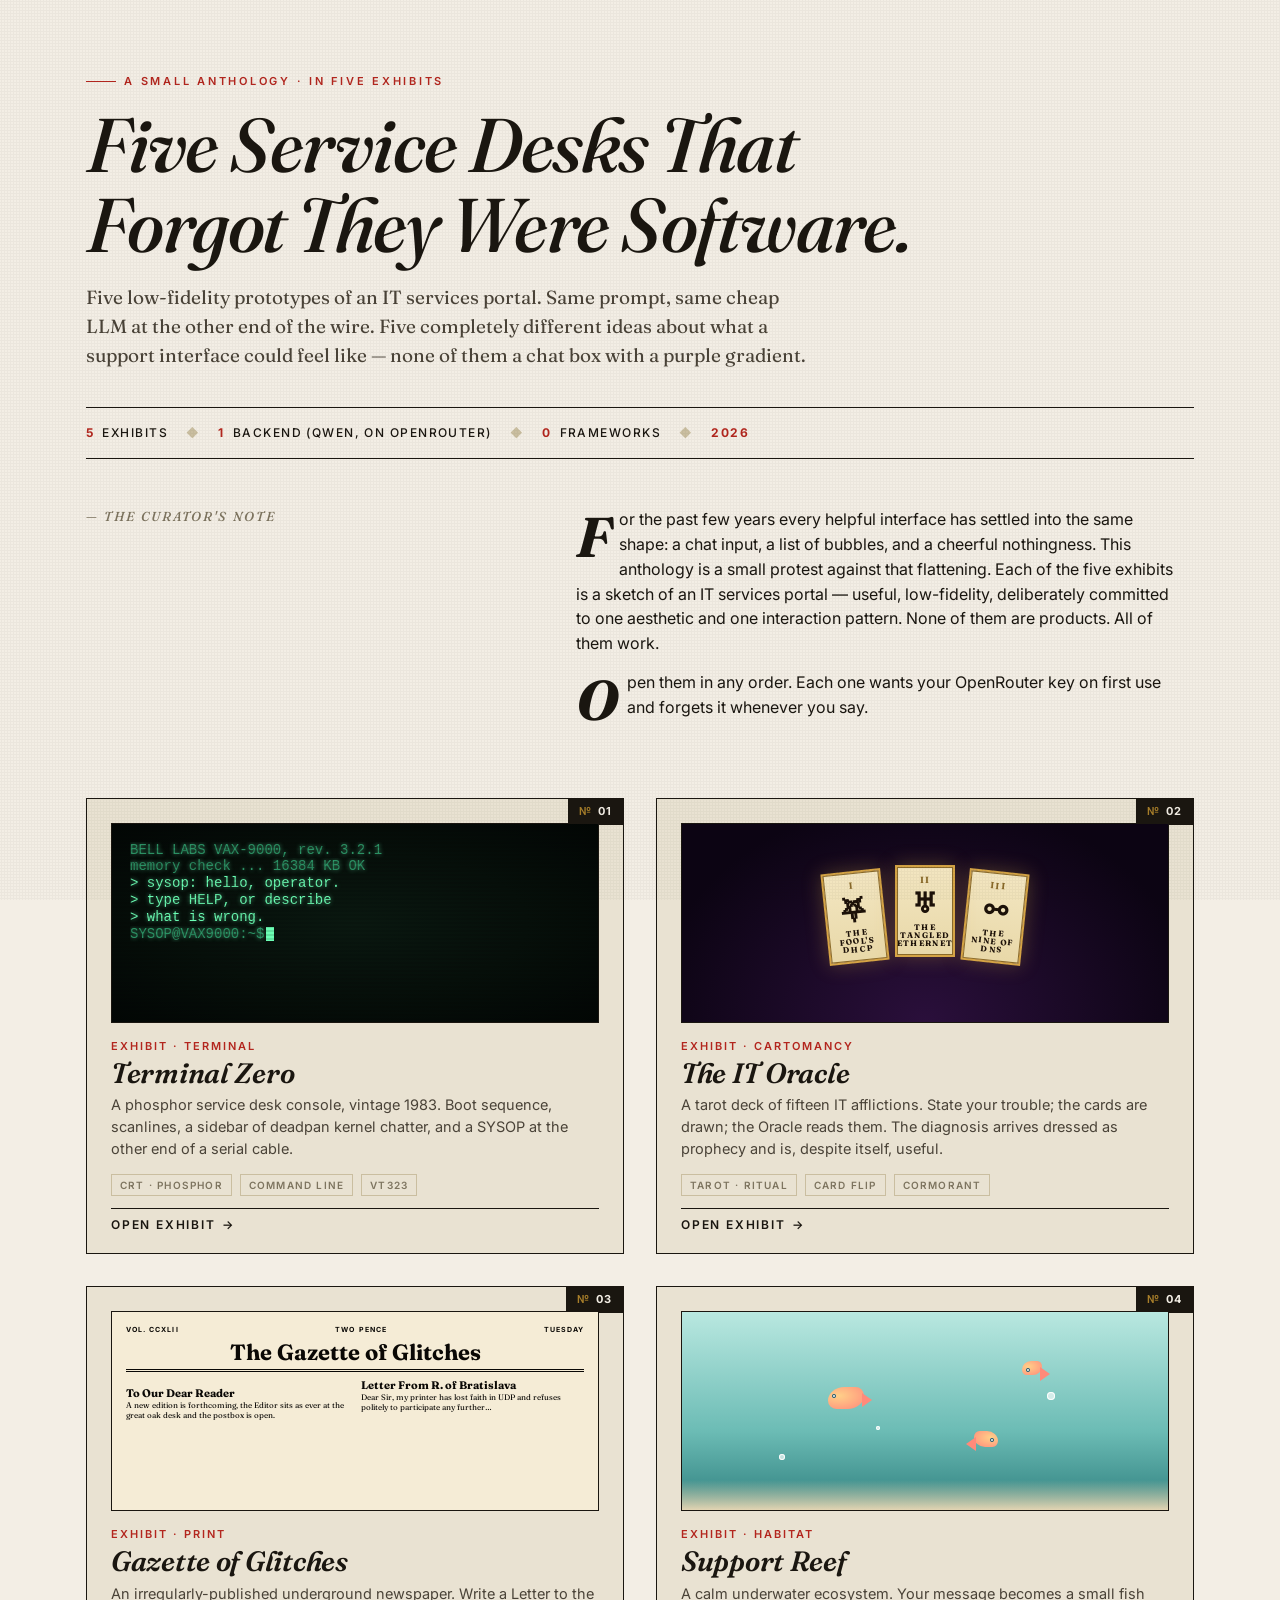
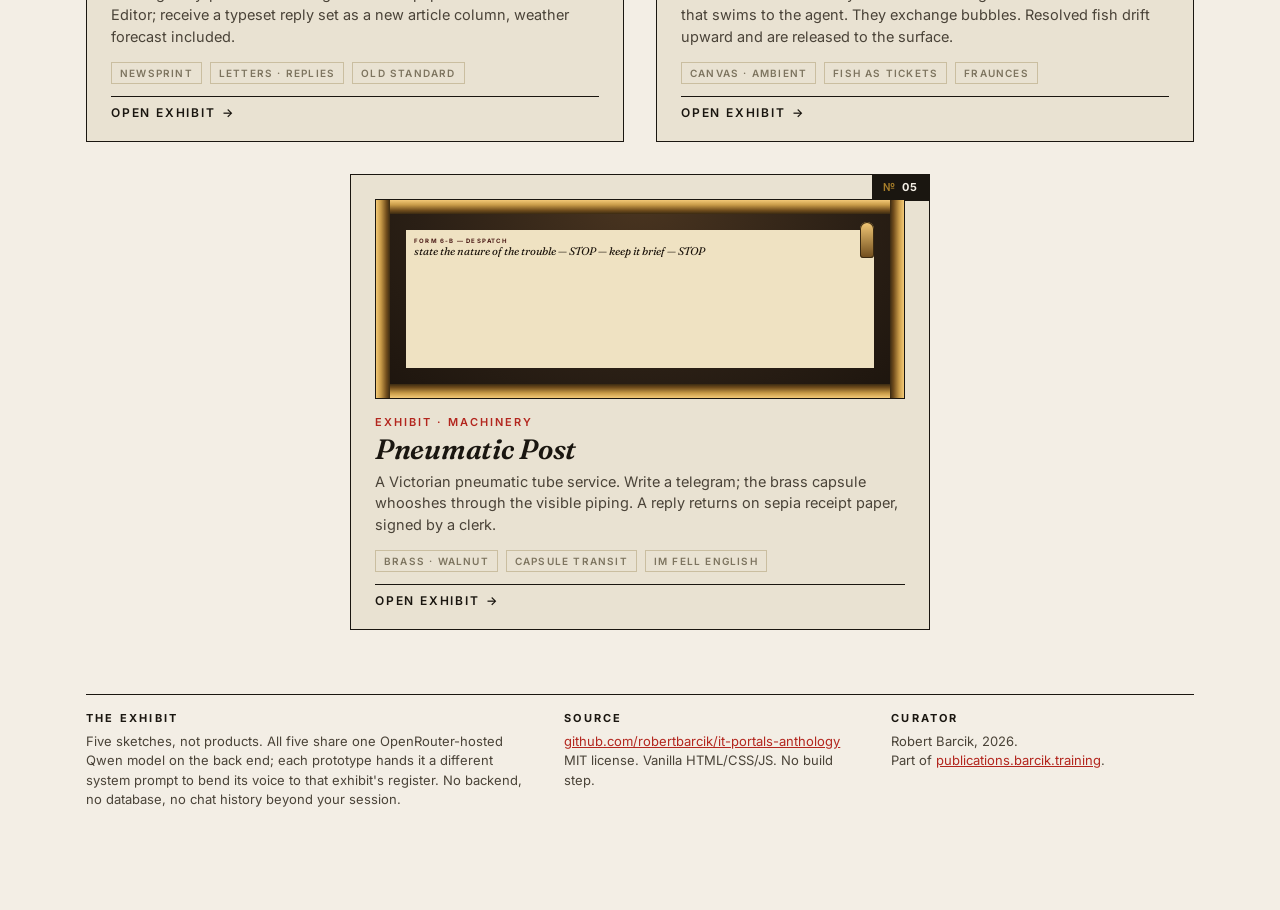
<file: index.html>
<!doctype html>
<html lang="en">
<head>
<meta charset="utf-8" />
<meta name="viewport" content="width=device-width,initial-scale=1" />
<title>Five Service Desks That Forgot They Were Software — an anthology</title>
<meta name="description" content="Five wildly distinct low-fidelity prototypes for an IT services portal — same prompt, same cheap LLM, five completely different ideas about what a support interface could feel like.">
<link rel="preconnect" href="https://fonts.googleapis.com">
<link rel="preconnect" href="https://fonts.gstatic.com" crossorigin>
<link href="https://fonts.googleapis.com/css2?family=Fraunces:ital,opsz,wght@0,9..144,400;0,9..144,500;0,9..144,700;1,9..144,400;1,9..144,700&family=Inter:wght@400;500;600&display=swap" rel="stylesheet">
<style>
:root {
  --paper: #f3eee5;
  --paper-deep: #e9e2d2;
  --ink: #1a1610;
  --ink-soft: #4a4338;
  --ink-fade: #7d745f;
  --rule: #cabea0;
  --red: #b3261e;
  --gold: #a87f2a;
}
* { box-sizing: border-box; }
html, body {
  margin: 0; min-height: 100%;
  background: var(--paper);
  color: var(--ink);
  font-family: 'Inter', system-ui, sans-serif;
  font-size: 16px; line-height: 1.55;
}
body::before {
  content: ""; position: fixed; inset: 0; pointer-events: none; z-index: 100;
  background:
    radial-gradient(rgba(20,15,5,.06) 1px, transparent 1.3px) 0 0/3px 3px;
  mix-blend-mode: multiply; opacity: .55;
}

.cabinet {
  max-width: 1180px;
  margin: 0 auto;
  padding: 64px 36px 100px;
}

/* HEADER */
.collection-tag {
  display: inline-flex; gap: 8px; align-items: center;
  font: 600 11px/1 'Inter', sans-serif;
  letter-spacing: .25em; text-transform: uppercase;
  color: var(--red);
  margin-bottom: 18px;
}
.collection-tag::before {
  content: ""; width: 30px; height: 1px; background: var(--red);
}
h1.title {
  font: 500 italic clamp(40px, 6vw, 76px)/1.05 'Fraunces', serif;
  margin: 0 0 18px;
  letter-spacing: -0.02em;
  max-width: 900px;
}
.sub {
  font: 400 19px/1.55 'Fraunces', serif;
  max-width: 720px;
  color: var(--ink-soft);
  margin: 0 0 36px;
}
.meta-row {
  display: flex; gap: 18px; flex-wrap: wrap;
  padding: 18px 0;
  border-top: 1px solid var(--ink);
  border-bottom: 1px solid var(--ink);
  font: 500 12px/1.2 'Inter', sans-serif;
  letter-spacing: .12em; text-transform: uppercase;
  color: var(--ink);
}
.meta-row > div { display: flex; gap: 8px; align-items: baseline; }
.meta-row em { font-style: normal; font-weight: 700; color: var(--red); }
.meta-row .sep { color: var(--rule); }

/* INTRO */
.intro {
  display: grid; grid-template-columns: 1fr 1.4fr;
  gap: 48px;
  margin: 48px 0 64px;
}
.intro-side {
  font: 500 italic 13px/1.4 'Fraunces', serif;
  color: var(--ink-fade); text-transform: uppercase; letter-spacing: .15em;
}
.intro-body p { margin: 0 0 14px; max-width: 60ch; }
.intro-body p:first-letter {
  font: 700 56px/0.85 'Fraunces', serif;
  float: left; margin: 6px 8px 0 0;
  color: var(--ink); font-style: italic;
}
@media (max-width: 760px) { .intro { grid-template-columns: 1fr; gap: 18px; } }

/* SPECIMENS */
.specimens {
  display: grid;
  grid-template-columns: repeat(2, 1fr);
  gap: 32px;
  margin-top: 36px;
}
.specimens .specimen:nth-child(5) {
  grid-column: 1 / -1;
  max-width: 580px; margin: 0 auto;
}
@media (max-width: 760px) {
  .specimens { grid-template-columns: 1fr; }
  .specimens .specimen:nth-child(5) { max-width: none; }
}

.specimen {
  position: relative;
  background: var(--paper-deep);
  border: 1px solid var(--ink);
  padding: 24px 24px 22px;
  text-decoration: none; color: inherit;
  display: flex; flex-direction: column;
  transition: transform .2s ease, box-shadow .2s ease;
}
.specimen:hover {
  transform: translateY(-2px);
  box-shadow: 0 12px 28px rgba(20,15,5,.18);
}
.specimen-no {
  position: absolute; top: -1px; right: -1px;
  background: var(--ink); color: var(--paper);
  font: 700 11px/1 'Inter', sans-serif;
  letter-spacing: .15em;
  padding: 8px 11px;
}
.specimen-no::before { content: "№ "; color: var(--gold); }
.preview {
  height: 200px;
  margin-bottom: 18px;
  border: 1px solid var(--ink);
  position: relative;
  overflow: hidden;
}

/* preview 01 — terminal */
.preview.terminal {
  background:
    radial-gradient(ellipse at center, #0a1810 0%, #020604 100%);
  font: 14px/1.2 ui-monospace, 'Courier New', monospace;
  color: #6cffb5;
  padding: 18px;
  text-shadow: 0 0 4px rgba(108,255,181,.6);
}
.preview.terminal::after {
  content: ""; position: absolute; inset: 0;
  background: repeating-linear-gradient(to bottom,
    transparent 0, transparent 2px, rgba(0,0,0,.25) 3px, transparent 4px);
  mix-blend-mode: multiply; pointer-events: none;
}
.preview.terminal .line { white-space: nowrap; overflow: hidden; text-overflow: ellipsis; }
.preview.terminal .dim { color: #2c9466; }
.preview.terminal .blink { display: inline-block; width: 8px; height: 14px; background: #6cffb5; vertical-align: middle; margin-left: 2px; animation: bl 1s steps(2) infinite; }
@keyframes bl { 50% { opacity: 0; } }

/* preview 02 — tarot */
.preview.tarot {
  background:
    radial-gradient(ellipse at 50% 100%, #2a0f3b 0%, #0c0413 80%);
  display: flex; justify-content: center; align-items: center; gap: 10px;
}
.preview.tarot .card {
  width: 60px; height: 92px;
  background: linear-gradient(180deg, #f3e6c1 0%, #e8d8a8 100%);
  border: 2px solid #d5a445;
  box-shadow: 0 0 0 1px #8a6a2a inset, 0 0 20px rgba(213,164,69,.3);
  position: relative;
  font: 700 9px/1 'Fraunces', serif;
  letter-spacing: .15em;
  text-align: center;
  color: #1c1108;
  padding: 8px 4px;
  display: flex; flex-direction: column; justify-content: space-between; align-items: center;
}
.preview.tarot .card .num { font-size: 9px; color: #8a6a2a; }
.preview.tarot .card .sym { font-size: 28px; line-height: 1; color: #1c1108; }
.preview.tarot .card .ttl { font-size: 8px; }
.preview.tarot .card:nth-child(1) { transform: translateY(-6px) rotate(-6deg); }
.preview.tarot .card:nth-child(2) { transform: translateY(-12px); z-index: 2; }
.preview.tarot .card:nth-child(3) { transform: translateY(-6px) rotate(6deg); }

/* preview 03 — gazette */
.preview.gazette {
  background: #f5ecd6;
  padding: 14px;
  color: #0a0805;
  font-family: 'Fraunces', serif;
  overflow: hidden;
}
.preview.gazette .masthead {
  font: 700 22px/1 'Fraunces', serif;
  text-align: center;
  padding-bottom: 6px;
  border-bottom: 3px double #0a0805;
  margin-bottom: 6px;
}
.preview.gazette .strap {
  display: flex; justify-content: space-between;
  font: 700 7px/1 'Inter', sans-serif;
  letter-spacing: .15em; text-transform: uppercase;
  margin-bottom: 8px;
}
.preview.gazette .cols { columns: 2; column-gap: 12px; font-size: 8px; line-height: 1.3; }
.preview.gazette .cols b { display: block; font-size: 11px; }

/* preview 04 — reef */
.preview.reef {
  background:
    linear-gradient(180deg, #b9e8e0 0%, #6cbcb5 60%, #2e7f7e 100%);
  position: relative;
}
.preview.reef::after {
  content: ""; position: absolute; left: 0; right: 0; bottom: 0; height: 30px;
  background: linear-gradient(180deg, transparent, rgba(236,217,181,.95));
}
.preview.reef .fish {
  position: absolute; width: 36px; height: 22px;
  background: radial-gradient(ellipse at 30% 40%, #ffd089 0%, #ff8a7a 100%);
  border-radius: 60% 30% 60% 30% / 80% 50% 80% 50%;
}
.preview.reef .fish::before {
  content: ""; position: absolute; right: -8px; top: 6px; width: 0; height: 0;
  border-top: 7px solid transparent; border-bottom: 7px solid transparent;
  border-left: 10px solid #ff8a7a;
}
.preview.reef .fish::after {
  content: ""; position: absolute; left: 4px; top: 7px; width: 4px; height: 4px;
  background: #fff; border-radius: 50%;
  box-shadow: 0 0 0 1px #1c4f5a inset;
}
.preview.reef .f1 { top: 38%; left: 30%; }
.preview.reef .f2 { top: 60%; left: 60%; transform: scaleX(-1); width: 24px; height: 16px; }
.preview.reef .f3 { top: 25%; left: 70%; width: 20px; height: 14px; }
.preview.reef .bub {
  position: absolute; border-radius: 50%;
  background: rgba(255,255,255,.65);
  box-shadow: inset 0 0 0 1px rgba(255,255,255,.95);
}
.preview.reef .b1 { width: 6px; height: 6px; bottom: 50px; left: 20%; }
.preview.reef .b2 { width: 4px; height: 4px; bottom: 80px; left: 40%; }
.preview.reef .b3 { width: 8px; height: 8px; bottom: 110px; left: 75%; }

/* preview 05 — pneumatic */
.preview.pneumatic {
  background:
    radial-gradient(ellipse at 50% 0%, #4a3520 0%, #2a1f15 60%, #1c140d 100%);
  position: relative;
}
.preview.pneumatic .pipe {
  position: absolute; left: 0; right: 0;
  background: linear-gradient(180deg, #f3c977 0%, #c89b48 35%, #6f4c1c 75%, #3a2a12 100%);
}
.preview.pneumatic .pipe-t { top: 0; height: 14px; }
.preview.pneumatic .pipe-b { bottom: 0; height: 14px;
  background: linear-gradient(0deg, #f3c977 0%, #c89b48 35%, #6f4c1c 75%, #3a2a12 100%);
}
.preview.pneumatic .pipe-l { top: 0; bottom: 0; left: 0; right: auto; width: 14px;
  background: linear-gradient(90deg, #f3c977 0%, #c89b48 35%, #6f4c1c 75%, #3a2a12 100%);
}
.preview.pneumatic .pipe-r { top: 0; bottom: 0; right: 0; left: auto; width: 14px;
  background: linear-gradient(270deg, #f3c977 0%, #c89b48 35%, #6f4c1c 75%, #3a2a12 100%);
}
.preview.pneumatic .telegram {
  position: absolute; inset: 30px;
  background: #efe2c2; color: #1a120a;
  padding: 8px;
  font: italic 400 11px/1.3 'Fraunces', serif;
}
.preview.pneumatic .telegram .stamp {
  font: 700 6px/1 'Inter', sans-serif;
  letter-spacing: .2em; text-transform: uppercase;
  color: #4f1f1a;
}
.preview.pneumatic .capsule {
  position: absolute; right: 30px; top: 22px;
  width: 14px; height: 36px;
  background: linear-gradient(180deg, #f3c977, #6f4c1c);
  border-radius: 8px 8px 4px 4px;
  box-shadow: 0 0 0 1px #3a2a12 inset;
  animation: zoom 2.4s ease-in-out infinite;
}
@keyframes zoom {
  0%, 30% { transform: translate(0, 0); }
  60%, 100% { transform: translate(-200px, 0) rotate(0deg); opacity: 0; }
}

/* SPECIMEN CONTENT */
.spec-no { font: 600 11px/1 'Inter', sans-serif; letter-spacing: .18em; color: var(--red); text-transform: uppercase; margin-bottom: 6px; }
.spec-title {
  font: 600 italic 28px/1.1 'Fraunces', serif;
  margin: 0 0 6px;
  letter-spacing: -0.01em;
}
.spec-desc { color: var(--ink-soft); font-size: 14.5px; line-height: 1.5; margin: 0 0 14px; min-height: 64px; }
.spec-aspects {
  display: flex; gap: 8px; flex-wrap: wrap;
  font: 600 10px/1 'Inter', sans-serif;
  letter-spacing: .12em; text-transform: uppercase;
  color: var(--ink-fade);
  margin-bottom: 12px;
}
.spec-aspects span {
  border: 1px solid var(--rule);
  padding: 5px 8px;
}
.spec-open {
  margin-top: auto;
  display: inline-flex; align-items: center; gap: 6px;
  font: 600 12px/1 'Inter', sans-serif;
  letter-spacing: .15em; text-transform: uppercase;
  color: var(--ink);
  padding-top: 10px;
  border-top: 1px solid var(--ink);
}
.specimen:hover .spec-open { color: var(--red); }
.spec-open .arrow { transition: transform .2s ease; }
.specimen:hover .spec-open .arrow { transform: translateX(4px); }

/* COLOPHON */
.colophon {
  margin-top: 64px; padding-top: 18px;
  border-top: 1px solid var(--ink);
  display: grid; grid-template-columns: 1.5fr 1fr 1fr;
  gap: 24px;
  font-size: 13px; color: var(--ink-soft); line-height: 1.5;
}
.colophon h3 {
  font: 700 11px/1 'Inter', sans-serif;
  letter-spacing: .2em; text-transform: uppercase;
  margin: 0 0 8px; color: var(--ink);
}
.colophon a { color: var(--red); text-decoration: underline; }
@media (max-width: 760px) { .colophon { grid-template-columns: 1fr; } }
</style>
</head>
<body>

<div class="cabinet">

  <div class="collection-tag">A small anthology · in five exhibits</div>

  <h1 class="title">Five Service Desks That Forgot They Were Software.</h1>

  <p class="sub">
    Five low-fidelity prototypes of an IT services portal. Same prompt, same cheap LLM at the
    other end of the wire. Five completely different ideas about what a support interface could
    feel like — none of them a chat box with a purple gradient.
  </p>

  <div class="meta-row">
    <div><em>5</em> <span>exhibits</span></div>
    <span class="sep">◆</span>
    <div><em>1</em> <span>backend (qwen, on openrouter)</span></div>
    <span class="sep">◆</span>
    <div><em>0</em> <span>frameworks</span></div>
    <span class="sep">◆</span>
    <div><em>2026</em></div>
  </div>

  <section class="intro">
    <div class="intro-side">— The Curator's Note</div>
    <div class="intro-body">
      <p>For the past few years every helpful interface has settled into the same shape:
      a chat input, a list of bubbles, and a cheerful nothingness. This anthology is a small
      protest against that flattening. Each of the five exhibits is a sketch of an IT services
      portal — useful, low-fidelity, deliberately committed to one aesthetic and one interaction
      pattern. None of them are products. All of them work.</p>
      <p>Open them in any order. Each one wants your OpenRouter key on first use
      and forgets it whenever you say.</p>
    </div>
  </section>

  <section class="specimens">

    <a class="specimen" href="01-terminal-zero/">
      <div class="specimen-no">01</div>
      <div class="preview terminal">
        <div class="line dim">BELL LABS VAX-9000, rev. 3.2.1</div>
        <div class="line dim">memory check ... 16384 KB OK</div>
        <div class="line">&gt; sysop: hello, operator.</div>
        <div class="line">&gt; type HELP, or describe</div>
        <div class="line">&gt; what is wrong.</div>
        <div class="line dim">SYSOP@VAX9000:~$<span class="blink"></span></div>
      </div>
      <div class="spec-no">Exhibit · Terminal</div>
      <h2 class="spec-title">Terminal Zero</h2>
      <p class="spec-desc">A phosphor service desk console, vintage 1983. Boot sequence, scanlines, a sidebar of deadpan kernel chatter, and a SYSOP at the other end of a serial cable.</p>
      <div class="spec-aspects"><span>CRT · phosphor</span><span>command line</span><span>VT323</span></div>
      <div class="spec-open">Open exhibit <span class="arrow">→</span></div>
    </a>

    <a class="specimen" href="02-it-oracle/">
      <div class="specimen-no">02</div>
      <div class="preview tarot">
        <div class="card"><div class="num">I</div><div class="sym">⛧</div><div class="ttl">THE FOOL'S DHCP</div></div>
        <div class="card"><div class="num">II</div><div class="sym">♅</div><div class="ttl">THE TANGLED ETHERNET</div></div>
        <div class="card"><div class="num">III</div><div class="sym">⚯</div><div class="ttl">THE NINE OF DNS</div></div>
      </div>
      <div class="spec-no">Exhibit · Cartomancy</div>
      <h2 class="spec-title">The IT Oracle</h2>
      <p class="spec-desc">A tarot deck of fifteen IT afflictions. State your trouble; the cards are drawn; the Oracle reads them. The diagnosis arrives dressed as prophecy and is, despite itself, useful.</p>
      <div class="spec-aspects"><span>tarot · ritual</span><span>card flip</span><span>cormorant</span></div>
      <div class="spec-open">Open exhibit <span class="arrow">→</span></div>
    </a>

    <a class="specimen" href="03-gazette/">
      <div class="specimen-no">03</div>
      <div class="preview gazette">
        <div class="strap"><span>VOL. CCXLII</span><span>TWO PENCE</span><span>TUESDAY</span></div>
        <div class="masthead">The Gazette of Glitches</div>
        <div class="cols">
          <p><b>To Our Dear Reader</b> A new edition is forthcoming, the Editor sits as ever at the great oak desk and the postbox is open.</p>
          <p><b>Letter From R. of Bratislava</b> Dear Sir, my printer has lost faith in UDP and refuses politely to participate any further…</p>
        </div>
      </div>
      <div class="spec-no">Exhibit · Print</div>
      <h2 class="spec-title">Gazette of Glitches</h2>
      <p class="spec-desc">An irregularly-published underground newspaper. Write a Letter to the Editor; receive a typeset reply set as a new article column, weather forecast included.</p>
      <div class="spec-aspects"><span>newsprint</span><span>letters · replies</span><span>old standard</span></div>
      <div class="spec-open">Open exhibit <span class="arrow">→</span></div>
    </a>

    <a class="specimen" href="04-support-reef/">
      <div class="specimen-no">04</div>
      <div class="preview reef">
        <div class="fish f1"></div>
        <div class="fish f2"></div>
        <div class="fish f3"></div>
        <div class="bub b1"></div>
        <div class="bub b2"></div>
        <div class="bub b3"></div>
      </div>
      <div class="spec-no">Exhibit · Habitat</div>
      <h2 class="spec-title">Support Reef</h2>
      <p class="spec-desc">A calm underwater ecosystem. Your message becomes a small fish that swims to the agent. They exchange bubbles. Resolved fish drift upward and are released to the surface.</p>
      <div class="spec-aspects"><span>canvas · ambient</span><span>fish as tickets</span><span>fraunces</span></div>
      <div class="spec-open">Open exhibit <span class="arrow">→</span></div>
    </a>

    <a class="specimen" href="05-pneumatic-post/">
      <div class="specimen-no">05</div>
      <div class="preview pneumatic">
        <div class="pipe pipe-t"></div>
        <div class="pipe pipe-b"></div>
        <div class="pipe pipe-l"></div>
        <div class="pipe pipe-r"></div>
        <div class="telegram">
          <div class="stamp">FORM 6-B — DESPATCH</div>
          state the nature of the trouble — STOP — keep it brief — STOP
        </div>
        <div class="capsule"></div>
      </div>
      <div class="spec-no">Exhibit · Machinery</div>
      <h2 class="spec-title">Pneumatic Post</h2>
      <p class="spec-desc">A Victorian pneumatic tube service. Write a telegram; the brass capsule whooshes through the visible piping. A reply returns on sepia receipt paper, signed by a clerk.</p>
      <div class="spec-aspects"><span>brass · walnut</span><span>capsule transit</span><span>im fell english</span></div>
      <div class="spec-open">Open exhibit <span class="arrow">→</span></div>
    </a>

  </section>

  <footer class="colophon">
    <div>
      <h3>The exhibit</h3>
      Five sketches, not products. All five share one OpenRouter-hosted Qwen model on the back end;
      each prototype hands it a different system prompt to bend its voice to that exhibit's
      register. No backend, no database, no chat history beyond your session.
    </div>
    <div>
      <h3>Source</h3>
      <a href="https://github.com/robertbarcik/it-portals-anthology" target="_blank" rel="noopener">
        github.com/robertbarcik/it-portals-anthology</a><br>
      MIT license. Vanilla HTML/CSS/JS. No build step.
    </div>
    <div>
      <h3>Curator</h3>
      Robert Barcik, 2026.<br>
      Part of <a href="https://publications.barcik.training/" target="_blank">publications.barcik.training</a>.
    </div>
  </footer>

</div>

</body>
</html>
</file>
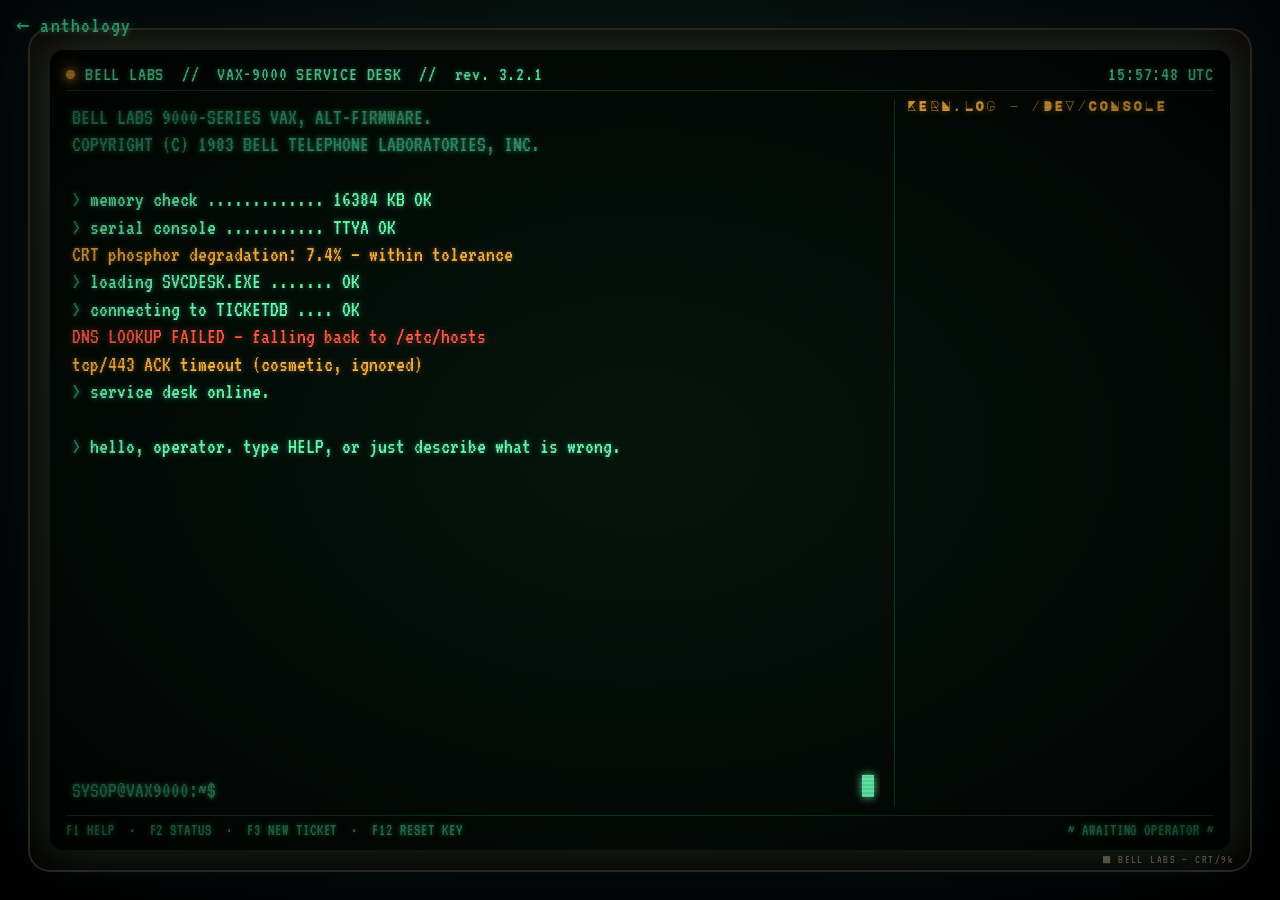
<file: 01-terminal-zero/index.html>
<!doctype html>
<html lang="en">
<head>
<meta charset="utf-8" />
<meta name="viewport" content="width=device-width,initial-scale=1" />
<title>TERMINAL ZERO — Service Desk, est. 1983</title>
<link rel="preconnect" href="https://fonts.googleapis.com">
<link rel="preconnect" href="https://fonts.gstatic.com" crossorigin>
<link href="https://fonts.googleapis.com/css2?family=VT323&family=Major+Mono+Display&display=swap" rel="stylesheet">
<link rel="stylesheet" href="style.css" />
</head>
<body>

<a class="back-link" href="../">← anthology</a>

<div class="bezel">
  <div class="screen" id="screen">

    <header class="hdr">
      <div class="hdr-l">
        <span class="led"></span>
        <span>BELL LABS &nbsp;//&nbsp; VAX-9000 SERVICE DESK &nbsp;//&nbsp; rev. 3.2.1</span>
      </div>
      <div class="hdr-r" id="clock">--:--:--</div>
    </header>

    <main class="grid">

      <section class="term" id="term">
        <div id="boot" class="boot"></div>
        <div id="log" class="log"></div>
        <div class="prompt-row" id="promptRow" hidden>
          <span class="ps1">SYSOP@VAX9000:~$&nbsp;</span>
          <span class="input-wrap">
            <input id="cmd" type="text" autocomplete="off" autocorrect="off" autocapitalize="off"
                   spellcheck="false" />
            <span class="caret"></span>
          </span>
        </div>
      </section>

      <aside class="kern">
        <div class="kern-hdr">kern.log — /dev/console</div>
        <div id="kern" class="kern-stream"></div>
      </aside>

    </main>

    <footer class="ftr">
      <span>F1 HELP &nbsp;·&nbsp; F2 STATUS &nbsp;·&nbsp; F3 NEW TICKET &nbsp;·&nbsp; F12 RESET KEY</span>
      <span id="ftrR">~ AWAITING OPERATOR ~</span>
    </footer>

    <div class="scanlines" aria-hidden="true"></div>
    <div class="vignette" aria-hidden="true"></div>
  </div>
</div>

<script src="../shared/apikey.js"></script>
<script src="../shared/llm.js"></script>
<script src="script.js"></script>
</body>
</html>
</file>
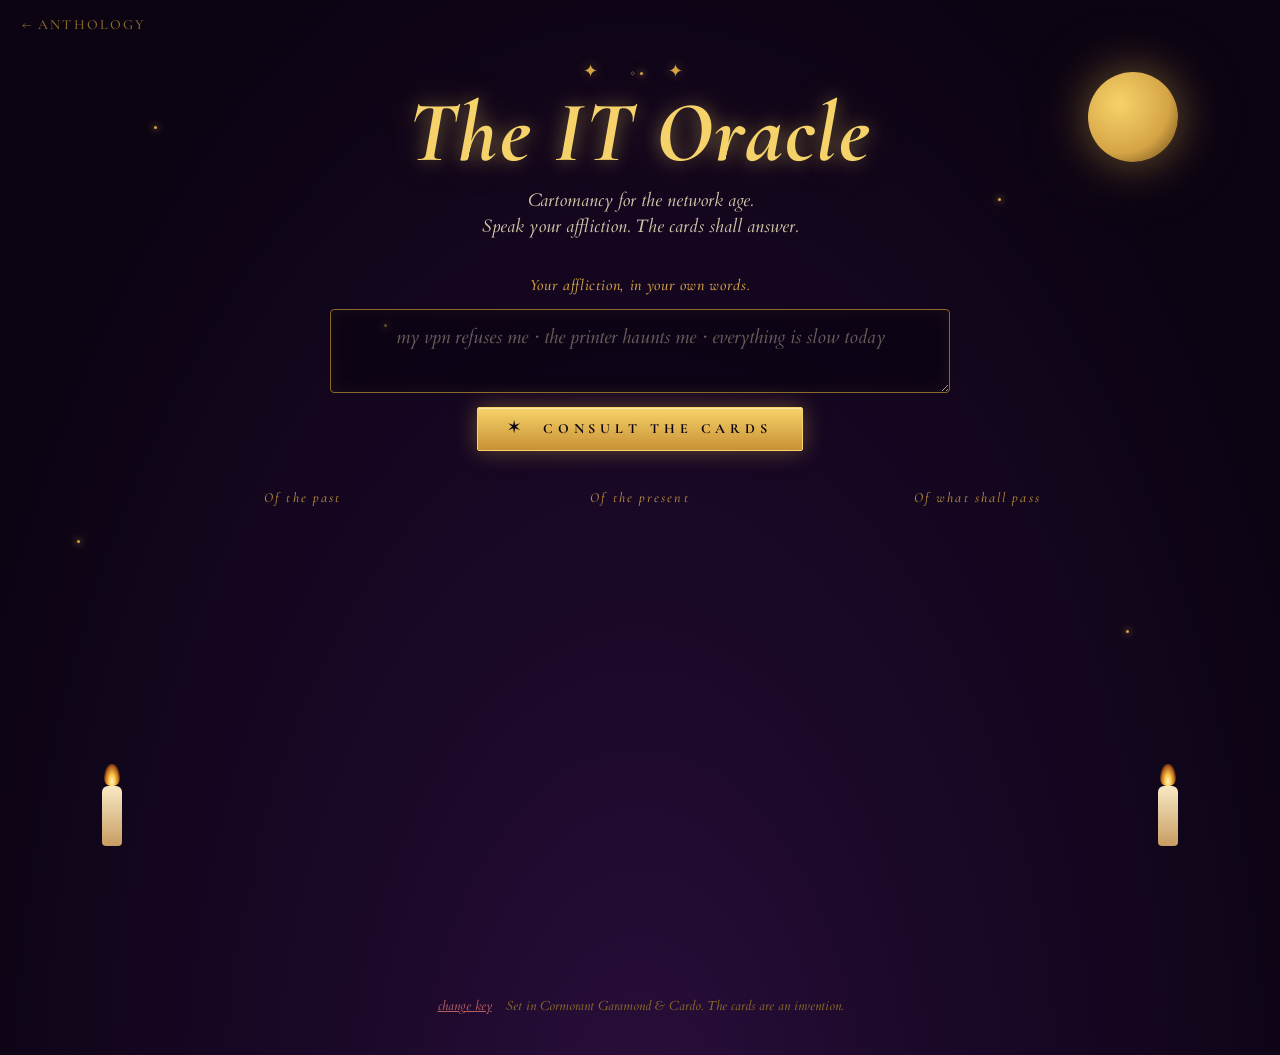
<file: 02-it-oracle/index.html>
<!doctype html>
<html lang="en">
<head>
<meta charset="utf-8" />
<meta name="viewport" content="width=device-width,initial-scale=1" />
<title>The IT Oracle — Cartomancy for the Network Age</title>
<link rel="preconnect" href="https://fonts.googleapis.com">
<link rel="preconnect" href="https://fonts.gstatic.com" crossorigin>
<link href="https://fonts.googleapis.com/css2?family=Cormorant+Garamond:ital,wght@0,400;0,500;0,700;1,400;1,700&family=Cardo:ital,wght@0,400;0,700;1,400&family=UnifrakturCook:wght@700&display=swap" rel="stylesheet">
<link rel="stylesheet" href="style.css" />
</head>
<body>

<a class="back-link" href="../">← anthology</a>

<div class="orrery">
  <div class="star s1"></div><div class="star s2"></div><div class="star s3"></div>
  <div class="star s4"></div><div class="star s5"></div><div class="star s6"></div>
  <div class="moon"></div>
  <div class="candle c1"><span></span></div>
  <div class="candle c2"><span></span></div>
</div>

<main class="stage">

  <header class="invocation">
    <div class="ornament">✦ ◇ ✦</div>
    <h1>The IT Oracle</h1>
    <p class="tag">Cartomancy for the network age.<br>Speak your affliction. The cards shall answer.</p>
  </header>

  <section class="ritual">
    <form id="askForm" class="ask">
      <label for="affliction">Your affliction, in your own words.</label>
      <textarea id="affliction" rows="2"
                placeholder="my vpn refuses me · the printer haunts me · everything is slow today"></textarea>
      <button type="submit" id="consult">
        <span class="b-glyph">✶</span> Consult the Cards
      </button>
    </form>
  </section>

  <section class="spread" id="spread" hidden>
    <div class="card-slot" data-slot="past">
      <div class="slot-label">Of the past</div>
      <div class="card" id="card-1"></div>
    </div>
    <div class="card-slot" data-slot="present">
      <div class="slot-label">Of the present</div>
      <div class="card" id="card-2"></div>
    </div>
    <div class="card-slot" data-slot="future">
      <div class="slot-label">Of what shall pass</div>
      <div class="card" id="card-3"></div>
    </div>
  </section>

  <section class="reading" id="reading" hidden>
    <div class="reading-frame">
      <div class="reading-corner tl"></div><div class="reading-corner tr"></div>
      <div class="reading-corner bl"></div><div class="reading-corner br"></div>
      <h2>The Oracle Speaks</h2>
      <div class="reading-text" id="readingText"></div>
      <div class="reading-foot">
        <button id="again" type="button">⟲ Ask Again</button>
      </div>
    </div>
  </section>

</main>

<footer class="page-foot">
  <a href="#" id="resetkey">change key</a>
  <span>Set in Cormorant Garamond &amp; Cardo. The cards are an invention.</span>
</footer>

<script src="../shared/apikey.js"></script>
<script src="../shared/llm.js"></script>
<script src="script.js"></script>
</body>
</html>
</file>
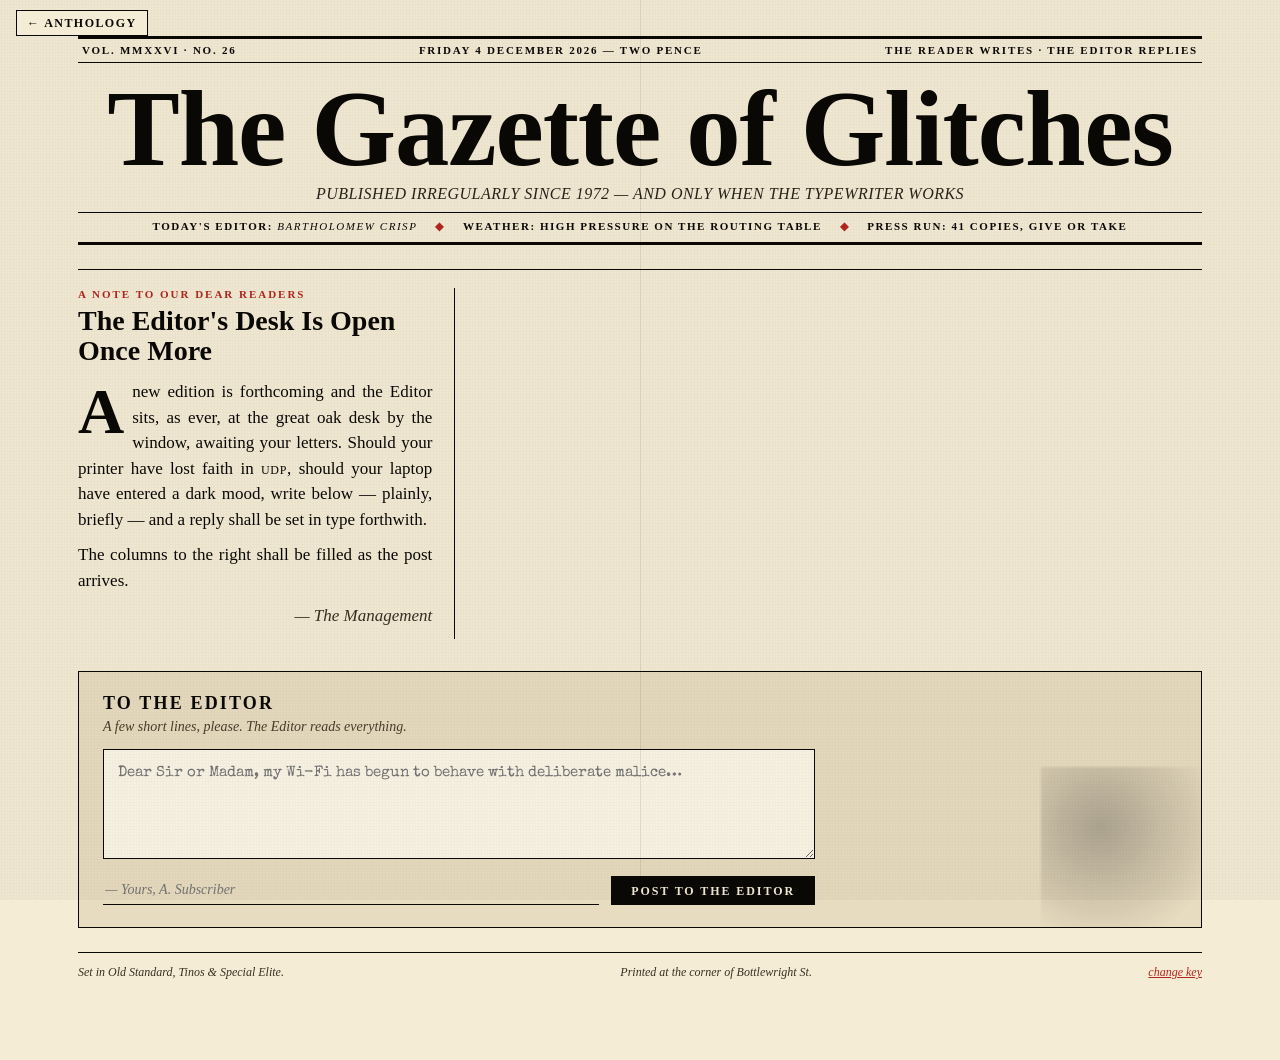
<file: 03-gazette/index.html>
<!doctype html>
<html lang="en">
<head>
<meta charset="utf-8" />
<meta name="viewport" content="width=device-width,initial-scale=1" />
<title>The Gazette of Glitches — Letters & Replies</title>
<link rel="preconnect" href="https://fonts.googleapis.com">
<link rel="preconnect" href="https://fonts.gstatic.com" crossorigin>
<link href="https://fonts.googleapis.com/css2?family=Old+Standard+TT:ital,wght@0,400;0,700;1,400&family=Tinos:ital,wght@0,400;0,700;1,400&family=Special+Elite&display=swap" rel="stylesheet">
<link rel="stylesheet" href="style.css" />
</head>
<body>

<a class="back-link" href="../">← anthology</a>

<div class="page">

  <header class="masthead">
    <div class="rule"></div>
    <div class="strap">
      <span id="vol">VOL. CCXLII · NO. 17</span>
      <span id="dateline">TUESDAY — TWO PENCE</span>
      <span>THE READER WRITES · THE EDITOR REPLIES</span>
    </div>
    <h1 class="title">The Gazette of Glitches</h1>
    <div class="subtitle">PUBLISHED IRREGULARLY SINCE 1972 — AND ONLY WHEN THE TYPEWRITER WORKS</div>
    <div class="bottombar">
      <span>Today's Editor: <em id="editor">Mavis Croaker</em></span>
      <span class="sep">◆</span>
      <span id="weather">Weather: a mild outage in the East</span>
      <span class="sep">◆</span>
      <span>Press run: 41 copies, give or take</span>
    </div>
    <div class="rule"></div>
  </header>

  <main class="paper">

    <aside class="lede">
      <h2 class="kicker">A NOTE TO OUR DEAR READERS</h2>
      <h3 class="hed">The Editor's Desk Is Open Once More</h3>
      <p class="dropcap">A new edition is forthcoming and the Editor sits, as ever,
      at the great oak desk by the window, awaiting your letters. Should your printer
      have lost faith in <span class="sc">udp</span>, should your laptop have entered
      a dark mood, write below — plainly, briefly — and a reply shall be set in type
      forthwith.</p>
      <p>The columns to the right shall be filled as the post arrives.</p>
      <p class="sig">— <em>The Management</em></p>
    </aside>

    <section class="letters" id="letters">
      <!-- dynamic letter+reply blocks land here -->
    </section>

  </main>

  <section class="postbox">
    <div class="postbox-inner">
      <h3>To the Editor</h3>
      <p class="postbox-help">A few short lines, please. The Editor reads everything.</p>
      <textarea id="letter" placeholder="Dear Sir or Madam, my Wi-Fi has begun to behave with deliberate malice…"></textarea>
      <div class="postbox-row">
        <input id="signer" type="text" placeholder="— Yours faithfully, R. of Bratislava" />
        <button id="send" type="button">Post to the Editor</button>
      </div>
    </div>
    <div class="ink-blot" aria-hidden="true"></div>
  </section>

  <footer class="colophon">
    <span>Set in Old Standard, Tinos & Special Elite.</span>
    <span>Printed at the corner of Bottlewright St.</span>
    <a href="#" id="newkey">change key</a>
  </footer>

</div>

<script src="../shared/apikey.js"></script>
<script src="../shared/llm.js"></script>
<script src="script.js"></script>
</body>
</html>
</file>
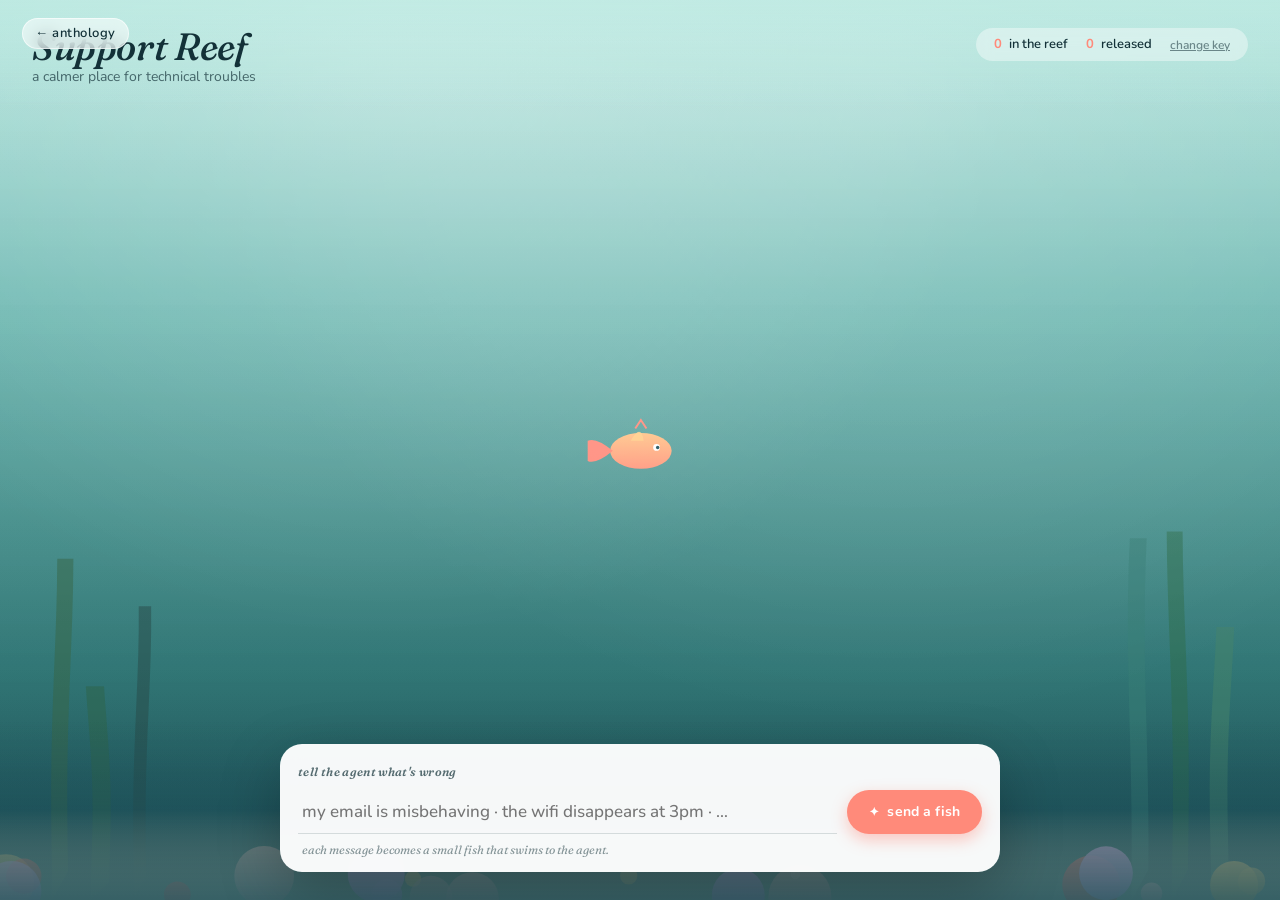
<file: 04-support-reef/index.html>
<!doctype html>
<html lang="en">
<head>
<meta charset="utf-8" />
<meta name="viewport" content="width=device-width,initial-scale=1" />
<title>Support Reef — a calmer place for technical troubles</title>
<link rel="preconnect" href="https://fonts.googleapis.com">
<link rel="preconnect" href="https://fonts.gstatic.com" crossorigin>
<link href="https://fonts.googleapis.com/css2?family=Fraunces:ital,opsz,wght@0,9..144,300;0,9..144,500;0,9..144,700;1,9..144,500&family=Nunito:wght@400;600;700&display=swap" rel="stylesheet">
<link rel="stylesheet" href="style.css" />
</head>
<body>

<a class="back-link" href="../">← anthology</a>

<canvas id="reef"></canvas>

<div class="caustics" aria-hidden="true"></div>

<header class="reef-head">
  <div class="reef-title">
    <h1>Support Reef</h1>
    <p>a calmer place for technical troubles</p>
  </div>
  <div class="reef-stats">
    <span><em id="ticketsOpen">0</em> in the reef</span>
    <span><em id="ticketsResolved">0</em> released</span>
    <a href="#" id="newkey">change key</a>
  </div>
</header>

<div class="speeches" id="speeches"></div>

<div class="composer">
  <div class="composer-inner">
    <label for="msg">tell the agent what's wrong</label>
    <div class="composer-row">
      <input id="msg" type="text" autocomplete="off" placeholder="my email is misbehaving · the wifi disappears at 3pm · …" />
      <button id="send" type="button">
        <span class="send-glyph">✦</span> send a fish
      </button>
    </div>
    <p class="hint">each message becomes a small fish that swims to the agent.</p>
  </div>
</div>

<script src="../shared/apikey.js"></script>
<script src="../shared/llm.js"></script>
<script src="script.js"></script>
</body>
</html>
</file>
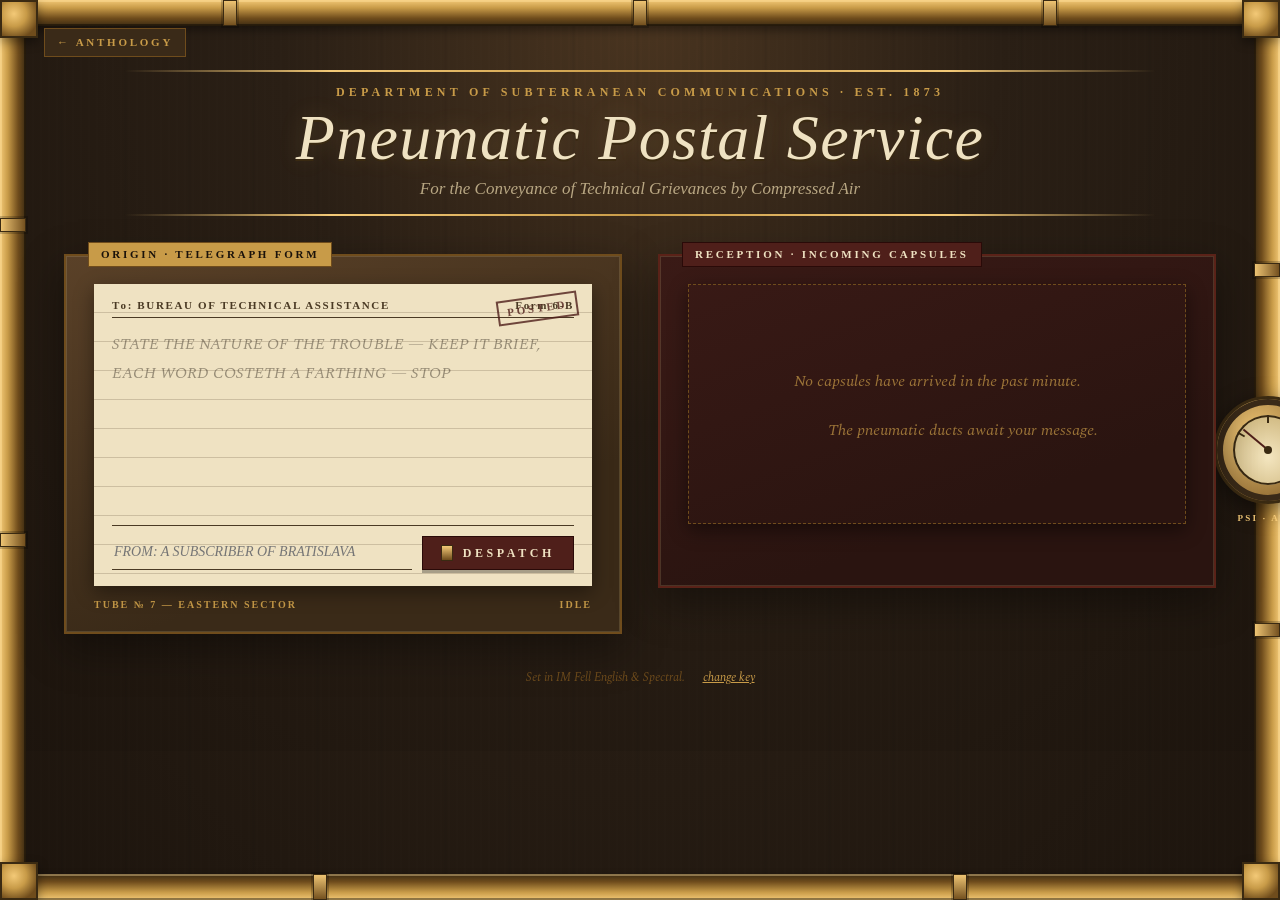
<file: 05-pneumatic-post/index.html>
<!doctype html>
<html lang="en">
<head>
<meta charset="utf-8" />
<meta name="viewport" content="width=device-width,initial-scale=1" />
<title>Pneumatic Post — Department of Subterranean Communications</title>
<link rel="preconnect" href="https://fonts.googleapis.com">
<link rel="preconnect" href="https://fonts.gstatic.com" crossorigin>
<link href="https://fonts.googleapis.com/css2?family=IM+Fell+English+SC&family=IM+Fell+English:ital@0;1&family=Spectral:ital,wght@0,300;0,400;0,500;0,700;1,400&display=swap" rel="stylesheet">
<link rel="stylesheet" href="style.css" />
</head>
<body>

<a class="back-link" href="../">← anthology</a>

<!-- The piping along the edges -->
<div class="pipe pipe-top">
  <div class="pipe-joint" style="left: 18%"></div>
  <div class="pipe-joint" style="left: 50%"></div>
  <div class="pipe-joint" style="left: 82%"></div>
</div>
<div class="pipe pipe-right">
  <div class="pipe-joint v" style="top: 30%"></div>
  <div class="pipe-joint v" style="top: 70%"></div>
  <div class="pressure-dial">
    <div class="dial-face">
      <div class="dial-tick t1"></div>
      <div class="dial-tick t2"></div>
      <div class="dial-tick t3"></div>
      <div class="dial-needle" id="needle"></div>
      <div class="dial-cap"></div>
    </div>
    <div class="dial-label">PSI · ATM</div>
  </div>
</div>
<div class="pipe pipe-bottom">
  <div class="pipe-joint" style="left: 25%"></div>
  <div class="pipe-joint" style="left: 75%"></div>
</div>
<div class="pipe pipe-left">
  <div class="pipe-joint v" style="top: 25%"></div>
  <div class="pipe-joint v" style="top: 60%"></div>
</div>
<div class="corner tl"></div><div class="corner tr"></div>
<div class="corner bl"></div><div class="corner br"></div>

<!-- The travelling capsule -->
<div class="capsule" id="capsule" hidden>
  <div class="capsule-cap top"></div>
  <div class="capsule-body">
    <span class="cap-stamp">№ <span id="capNum">0017</span></span>
  </div>
  <div class="capsule-cap bot"></div>
</div>

<main class="console">

  <header class="brand">
    <div class="brand-rule"></div>
    <div class="brand-line">Department of Subterranean Communications · est. 1873</div>
    <h1>Pneumatic Postal Service</h1>
    <div class="brand-sub">For the Conveyance of Technical Grievances by Compressed Air</div>
    <div class="brand-rule"></div>
  </header>

  <section class="panels">

    <div class="panel send-panel">
      <div class="panel-stamp">ORIGIN · TELEGRAPH FORM</div>
      <div class="telegram">
        <div class="tg-head">
          <span>То: BUREAU OF TECHNICAL ASSISTANCE</span>
          <span>Form 6-B</span>
        </div>
        <textarea id="msg" rows="6"
          placeholder="STATE THE NATURE OF THE TROUBLE — KEEP IT BRIEF, EACH WORD COSTETH A FARTHING — STOP"></textarea>
        <div class="tg-foot">
          <input id="from" type="text" placeholder="FROM: A SUBSCRIBER OF BRATISLAVA" />
          <button type="button" id="send">
            <span class="lever"></span>
            <span class="send-label">DESPATCH</span>
          </button>
        </div>
      </div>
      <div class="panel-meta">
        <span>Tube №&nbsp;7 — Eastern Sector</span>
        <span id="status">IDLE</span>
      </div>
    </div>

    <div class="panel recv-panel">
      <div class="panel-stamp recv-stamp">RECEPTION · INCOMING CAPSULES</div>
      <div id="receipts" class="receipts">
        <div class="receipt empty">
          <p class="empty-note">No capsules have arrived in the past minute.<br>
             The pneumatic ducts await your message.</p>
        </div>
      </div>
    </div>

  </section>

  <footer class="page-foot">
    <span>Set in IM Fell English &amp; Spectral.</span>
    <a href="#" id="newkey">change key</a>
  </footer>

</main>

<script src="../shared/apikey.js"></script>
<script src="../shared/llm.js"></script>
<script src="script.js"></script>
</body>
</html>
</file>
<file: 01-terminal-zero/style.css>
:root {
  --bg: #050b06;
  --phos: #6cffb5;
  --phos-dim: #2c9466;
  --phos-deep: #0e3a25;
  --amber: #ffb340;
  --red: #ff5a48;
  --grid: #0c1a12;
}

* { box-sizing: border-box; }

html, body {
  margin: 0; height: 100%;
  background:
    radial-gradient(ellipse at 50% 30%, #0a1610 0%, #03070a 70%, #000 100%);
  font-family: 'VT323', ui-monospace, monospace;
  color: var(--phos);
  overflow: hidden;
}

.back-link {
  position: fixed; top: 14px; left: 16px; z-index: 50;
  font: 22px/1 'VT323', monospace;
  color: var(--phos-dim); text-decoration: none;
  letter-spacing: .05em;
  text-shadow: 0 0 6px rgba(108,255,181,.35);
}
.back-link:hover { color: var(--phos); }

/* Bezel = the physical "monitor". */
.bezel {
  position: fixed; inset: 28px;
  background:
    linear-gradient(180deg, #1a1410 0%, #0c0907 100%);
  border-radius: 22px;
  padding: 22px;
  box-shadow:
    inset 0 0 0 2px #2a221c,
    inset 0 0 60px rgba(0,0,0,.85),
    0 30px 80px rgba(0,0,0,.6);
}
.bezel::before {
  /* tiny brand plate */
  content: "■ BELL LABS — CRT/9k";
  position: absolute; bottom: 6px; right: 18px;
  font-size: 12px; color: #5a4a3c; letter-spacing: .12em;
}

/* Screen = the glowing area. */
.screen {
  position: relative; height: 100%;
  background:
    radial-gradient(ellipse at center, #06140d 0%, #030a06 70%, #010402 100%);
  border-radius: 14px;
  padding: 14px 16px 12px;
  overflow: hidden;
  display: flex; flex-direction: column;
  filter: drop-shadow(0 0 24px rgba(60,180,120,.18));
  text-shadow: 0 0 4px rgba(108,255,181,.5), 0 0 14px rgba(108,255,181,.22);
  /* subtle barrel curvature illusion */
}

.scanlines {
  position: absolute; inset: 0; pointer-events: none;
  background: repeating-linear-gradient(
    to bottom,
    rgba(0,0,0,0) 0,
    rgba(0,0,0,0) 2px,
    rgba(0,0,0,.18) 3px,
    rgba(0,0,0,0) 4px
  );
  mix-blend-mode: multiply;
  animation: scanjitter 7s linear infinite;
}
@keyframes scanjitter {
  0%, 100% { transform: translateY(0); }
  50%      { transform: translateY(1px); }
}
.vignette {
  position: absolute; inset: 0; pointer-events: none;
  background: radial-gradient(ellipse at center, transparent 55%, rgba(0,0,0,.55) 100%);
}

.hdr {
  display: flex; justify-content: space-between; align-items: center;
  border-bottom: 1px solid var(--phos-deep);
  padding-bottom: 6px; margin-bottom: 8px;
  font-size: 20px; letter-spacing: .04em;
}
.hdr-l { display: flex; align-items: center; gap: 10px; }
.led {
  width: 9px; height: 9px; border-radius: 50%;
  background: var(--amber);
  box-shadow: 0 0 8px var(--amber), 0 0 18px var(--amber);
  animation: blink 1.4s infinite;
}
@keyframes blink { 50% { opacity: .35; } }

.grid {
  flex: 1; min-height: 0;
  display: grid;
  grid-template-columns: minmax(0, 1fr) 320px;
  gap: 14px;
}

.term {
  display: flex; flex-direction: column;
  min-height: 0;
  font-size: 22px; line-height: 1.2;
  padding: 4px 6px;
  overflow: hidden;
}

.boot, .log { white-space: pre-wrap; word-break: break-word; }
.log { flex: 1; overflow-y: auto; padding-right: 8px; }

.log::-webkit-scrollbar { width: 8px; }
.log::-webkit-scrollbar-thumb { background: var(--phos-deep); border-radius: 4px; }

.line { margin: 1px 0; }
.line.usr { color: var(--phos); }
.line.usr::before { content: "SYSOP@VAX9000:~$ "; color: var(--phos-dim); }
.line.sys { color: var(--phos); }
.line.sys::before { content: "> "; color: var(--phos-dim); }
.line.warn { color: var(--amber); text-shadow: 0 0 4px rgba(255,179,64,.5); }
.line.err  { color: var(--red); text-shadow: 0 0 6px rgba(255,90,72,.5); }
.line.dim  { color: var(--phos-dim); }

.prompt-row { display: flex; align-items: baseline; padding-top: 6px; }
.ps1 { color: var(--phos-dim); }
.input-wrap { position: relative; flex: 1; display: inline-flex; align-items: baseline; }
#cmd {
  flex: 1; font: inherit; color: var(--phos); background: transparent;
  border: 0; outline: 0; padding: 0; caret-color: transparent;
}
.caret {
  display: inline-block; width: 12px; height: 22px;
  background: var(--phos);
  margin-left: 2px;
  box-shadow: 0 0 8px var(--phos);
  animation: caret 1.05s steps(2, start) infinite;
}
@keyframes caret { 50% { opacity: 0; } }

/* Kernel log sidebar */
.kern {
  border-left: 1px solid var(--phos-deep);
  padding-left: 12px;
  display: flex; flex-direction: column;
  min-height: 0;
  color: var(--phos-dim);
  font-size: 16px;
}
.kern-hdr {
  letter-spacing: .1em;
  font-family: 'Major Mono Display', 'VT323', monospace;
  font-size: 13px;
  text-transform: uppercase;
  margin-bottom: 6px;
  color: var(--amber);
  text-shadow: 0 0 6px rgba(255,179,64,.45);
}
.kern-stream {
  flex: 1; overflow: hidden; line-height: 1.25;
  position: relative;
  mask-image: linear-gradient(to bottom, transparent, #000 12%, #000 88%, transparent);
}
.kern-stream div { padding: 1px 0; }
.kern-stream .ok { color: var(--phos-dim); }
.kern-stream .warn { color: var(--amber); }
.kern-stream .err { color: var(--red); }

.ftr {
  border-top: 1px solid var(--phos-deep);
  padding-top: 6px; margin-top: 8px;
  font-size: 16px; color: var(--phos-dim);
  display: flex; justify-content: space-between;
  letter-spacing: .06em;
}

@media (max-width: 900px) {
  .grid { grid-template-columns: 1fr; }
  .kern { display: none; }
  .bezel { inset: 10px; padding: 14px; }
}
</file>
<file: 02-it-oracle/style.css>
:root {
  --bg-deep: #0c0413;
  --bg: #1a0828;
  --bg-warm: #2a0f3b;
  --gold: #d5a445;
  --gold-bright: #f6d36a;
  --gold-dim: #8a6a2a;
  --cream: #f3e6c1;
  --cream-deep: #e8d8a8;
  --ink: #1c1108;
  --rose: #b66060;
}

* { box-sizing: border-box; }

html, body {
  margin: 0; min-height: 100%;
  background:
    radial-gradient(ellipse at 50% 110%, var(--bg-warm) 0%, var(--bg) 35%, var(--bg-deep) 80%);
  color: var(--cream);
  font-family: 'Cardo', 'Garamond', serif;
  overflow-x: hidden;
}

.back-link {
  position: fixed; top: 18px; left: 22px; z-index: 50;
  font: 500 14px/1 'Cormorant Garamond', serif;
  color: var(--gold-dim); text-decoration: none;
  letter-spacing: .15em; text-transform: uppercase;
}
.back-link:hover { color: var(--gold-bright); }

/* ORRERY — background lights */
.orrery { position: fixed; inset: 0; pointer-events: none; z-index: 0; }
.star {
  position: absolute; width: 3px; height: 3px;
  background: var(--gold); border-radius: 50%;
  box-shadow: 0 0 6px var(--gold-bright), 0 0 14px var(--gold);
  animation: twinkle 4s ease-in-out infinite;
}
.s1 { top: 14%; left: 12%; animation-delay: 0s; }
.s2 { top: 22%; left: 78%; animation-delay: .7s; }
.s3 { top: 60%; left: 6%;  animation-delay: 1.4s; }
.s4 { top: 8%;  left: 50%; animation-delay: 2.1s; }
.s5 { top: 70%; left: 88%; animation-delay: 2.7s; }
.s6 { top: 36%; left: 30%; animation-delay: 3.2s; }
@keyframes twinkle { 50% { opacity: .25; transform: scale(.7); } }

.moon {
  position: absolute; top: 8%; right: 8%;
  width: 90px; height: 90px; border-radius: 50%;
  background: radial-gradient(circle at 35% 35%, #f6d36a 0%, #d5a445 60%, #5a3d12 100%);
  box-shadow: 0 0 40px rgba(213,164,69,.4), 0 0 80px rgba(213,164,69,.18);
  filter: blur(.2px);
}

/* candle flicker */
.candle {
  position: absolute; bottom: 6%;
  width: 20px; height: 60px;
  background: linear-gradient(180deg, #f8e8c4 0%, #c89d62 100%);
  border-radius: 6px 6px 4px 4px;
}
.candle.c1 { left: 8%; }
.candle.c2 { right: 8%; }
.candle span {
  position: absolute; top: -22px; left: 2px; width: 16px; height: 22px;
  background: radial-gradient(ellipse at 50% 80%, #fff6c0 0%, #f7c447 30%, #b35d18 60%, transparent 80%);
  border-radius: 60% 60% 50% 50% / 80% 80% 50% 50%;
  filter: blur(.4px);
  animation: flicker 1.5s infinite alternate;
}
@keyframes flicker {
  0%   { transform: scale(1) translateY(0)   skewX(0deg); opacity: 1; }
  30%  { transform: scale(1.04) translateY(-1px) skewX(-3deg); opacity: .92; }
  60%  { transform: scale(.96) translateY(1px) skewX(3deg); opacity: 1; }
  100% { transform: scale(1) translateY(0) skewX(0deg);  opacity: .95; }
}

/* STAGE */
.stage {
  position: relative; z-index: 1;
  max-width: 1100px;
  margin: 0 auto;
  padding: 60px 24px 80px;
  text-align: center;
}

.invocation { margin-bottom: 36px; }
.ornament {
  font-family: 'Cormorant Garamond', serif;
  color: var(--gold);
  letter-spacing: .8em;
  font-size: 18px; margin-bottom: 8px;
  text-shadow: 0 0 12px rgba(213,164,69,.5);
}
.invocation h1 {
  font: 700 italic clamp(48px, 7vw, 86px)/1 'Cormorant Garamond', serif;
  color: var(--gold-bright);
  letter-spacing: .02em;
  margin: 0 0 12px;
  text-shadow:
    0 0 18px rgba(246,211,106,.4),
    0 0 40px rgba(246,211,106,.25);
}
.invocation .tag {
  font: italic 18px/1.45 'Cardo', serif;
  color: var(--cream);
  margin: 0;
  opacity: .85;
}

/* ASK FORM */
.ritual {
  margin: 30px auto 40px;
  max-width: 620px;
}
.ask {
  display: flex; flex-direction: column; gap: 14px; align-items: stretch;
}
.ask label {
  font: italic 500 16px/1.2 'Cormorant Garamond', serif;
  letter-spacing: .04em; color: var(--gold);
}
.ask textarea {
  font: italic 19px/1.4 'Cardo', serif;
  color: var(--cream);
  background: rgba(8, 2, 16, 0.55);
  border: 1px solid var(--gold-dim);
  border-radius: 4px;
  padding: 14px 18px;
  outline: none;
  resize: vertical;
  text-align: center;
  box-shadow: inset 0 0 18px rgba(213,164,69,.08);
}
.ask textarea::placeholder { color: rgba(243,230,193,.4); }
.ask textarea:focus {
  border-color: var(--gold);
  box-shadow: inset 0 0 22px rgba(213,164,69,.16), 0 0 0 1px rgba(213,164,69,.35);
}
.ask button {
  align-self: center;
  font: 700 14px/1 'Cormorant Garamond', serif;
  letter-spacing: .35em; text-transform: uppercase;
  color: var(--bg-deep);
  background: linear-gradient(180deg, #f6d36a 0%, #c89034 100%);
  border: 1px solid var(--gold-bright);
  padding: 14px 30px;
  cursor: pointer;
  border-radius: 2px;
  box-shadow: 0 0 22px rgba(213,164,69,.4), inset 0 1px 0 rgba(255,255,255,.4);
  transition: transform .15s ease, box-shadow .15s ease;
}
.ask button:hover { transform: translateY(-2px); box-shadow: 0 6px 30px rgba(213,164,69,.55); }
.ask button:disabled { opacity: .6; cursor: progress; }
.b-glyph { display: inline-block; margin-right: 10px; transform: translateY(-1px); }

/* SPREAD */
.spread {
  display: grid;
  grid-template-columns: repeat(3, 1fr);
  gap: 32px;
  margin: 32px auto 40px;
  max-width: 980px;
  perspective: 1200px;
}
.card-slot { text-align: center; }
.slot-label {
  font: italic 500 14px/1 'Cormorant Garamond', serif;
  color: var(--gold);
  letter-spacing: .15em;
  margin-bottom: 12px;
  opacity: .8;
}
.card {
  aspect-ratio: 2 / 3;
  position: relative;
  transform-style: preserve-3d;
  transition: transform 1.2s cubic-bezier(.6,.05,.2,1);
  cursor: default;
  margin: 0 auto;
  max-width: 240px;
}
.card.flipped { transform: rotateY(180deg); }

.card .face {
  position: absolute; inset: 0;
  backface-visibility: hidden;
  border-radius: 8px;
  overflow: hidden;
  box-shadow:
    0 14px 40px rgba(0,0,0,.5),
    0 0 0 2px var(--gold-dim) inset,
    0 0 0 4px #0a0410 inset,
    0 0 0 5px var(--gold) inset;
}
.card .back {
  background:
    radial-gradient(ellipse at 50% 30%, #4a1a6e 0%, #2a0f3b 60%, #15052a 100%);
  display: flex; align-items: center; justify-content: center;
}
.card .back-symbol {
  width: 60%; height: 60%;
  color: var(--gold-bright);
  filter: drop-shadow(0 0 8px rgba(246,211,106,.4));
}
.card .front {
  background: linear-gradient(180deg, var(--cream) 0%, var(--cream-deep) 100%);
  color: var(--ink);
  transform: rotateY(180deg);
  padding: 14px 12px 12px;
  display: flex; flex-direction: column; align-items: center; justify-content: space-between;
}
.card .roman {
  font: 700 14px/1 'Cormorant Garamond', serif;
  letter-spacing: .25em;
  color: var(--gold-dim);
}
.card .glyph {
  flex: 1;
  display: flex; align-items: center; justify-content: center;
  width: 100%;
}
.card .glyph svg {
  width: 70%; height: 70%;
  color: var(--ink);
}
.card .name {
  font: 700 13px/1.15 'Cormorant Garamond', serif;
  letter-spacing: .08em;
  text-transform: uppercase;
  text-align: center;
  border-top: 1px solid var(--gold-dim);
  padding-top: 6px;
  width: 100%;
  font-feature-settings: "smcp";
}

/* READING */
.reading { margin: 24px auto 0; max-width: 760px; }
.reading-frame {
  background:
    radial-gradient(ellipse at 50% 0%, rgba(213,164,69,.08), transparent 60%),
    rgba(12, 4, 19, 0.65);
  border: 1px solid var(--gold-dim);
  padding: 38px 36px 28px;
  position: relative;
  box-shadow: 0 0 50px rgba(213,164,69,.12), inset 0 0 60px rgba(0,0,0,.4);
}
.reading-corner {
  position: absolute; width: 22px; height: 22px;
  border: 2px solid var(--gold);
}
.reading-corner.tl { top: 8px; left: 8px;  border-right: 0; border-bottom: 0; }
.reading-corner.tr { top: 8px; right: 8px; border-left: 0;  border-bottom: 0; }
.reading-corner.bl { bottom: 8px; left: 8px;  border-right: 0; border-top: 0; }
.reading-corner.br { bottom: 8px; right: 8px; border-left: 0;  border-top: 0; }
.reading h2 {
  font: italic 700 28px/1 'Cormorant Garamond', serif;
  letter-spacing: .04em;
  color: var(--gold-bright);
  margin: 0 0 16px;
}
.reading-text {
  font: 400 19px/1.6 'Cardo', serif;
  text-align: left;
  white-space: pre-wrap;
  color: var(--cream);
  min-height: 50px;
}
.reading-text.thinking { color: var(--gold-dim); font-style: italic; }
.reading-foot { margin-top: 20px; text-align: right; }
#again {
  font: 500 12px/1 'Cormorant Garamond', serif;
  letter-spacing: .25em; text-transform: uppercase;
  background: transparent; color: var(--gold);
  border: 1px solid var(--gold-dim);
  padding: 9px 18px;
  cursor: pointer;
}
#again:hover { color: var(--gold-bright); border-color: var(--gold); }

.page-foot {
  position: relative; z-index: 1;
  text-align: center;
  padding: 0 24px 40px;
  font: italic 13px/1.4 'Cardo', serif;
  color: var(--gold-dim);
  display: flex; justify-content: center; gap: 14px;
}
.page-foot a { color: var(--rose); text-decoration: underline; }

@media (max-width: 700px) {
  .spread { grid-template-columns: 1fr; gap: 20px; }
  .card { max-width: 70%; }
}
</file>
<file: 03-gazette/style.css>
:root {
  --ink: #0a0805;
  --paper: #f5ecd6;
  --paper-deep: #e8dcc0;
  --red: #b3261e;
  --rule: #1a1612;
}

* { box-sizing: border-box; }

html, body {
  margin: 0; min-height: 100%;
  background: var(--paper);
  color: var(--ink);
  font-family: 'Tinos', 'Times New Roman', serif;
  font-size: 17px; line-height: 1.5;
}

/* paper texture (halftone-ish dot + grain) */
body::before {
  content: ""; position: fixed; inset: 0; pointer-events: none; z-index: 2;
  background:
    radial-gradient(rgba(10,8,5,.06) 1px, transparent 1.4px) 0 0/3px 3px,
    radial-gradient(rgba(10,8,5,.04) 1px, transparent 1.2px) 1.5px 1.5px/3px 3px;
  mix-blend-mode: multiply;
  opacity: .6;
}
body::after {
  /* paper-fold seam */
  content: ""; position: fixed; top: 0; bottom: 0; left: 50%; width: 1px;
  background: rgba(10,8,5,.08);
  z-index: 3; pointer-events: none;
  box-shadow: -8px 0 14px -10px rgba(0,0,0,.18), 8px 0 14px -10px rgba(0,0,0,.18);
}

.back-link {
  position: fixed; top: 10px; left: 16px; z-index: 10;
  font: 700 12px/1 'Tinos', serif; letter-spacing: .12em;
  color: var(--ink); text-decoration: none; text-transform: uppercase;
  background: var(--paper); padding: 6px 10px; border: 1px solid var(--ink);
}
.back-link:hover { background: var(--ink); color: var(--paper); }

.page {
  max-width: 1180px;
  margin: 0 auto;
  padding: 36px 28px 80px;
  position: relative;
  z-index: 1;
}

/* MASTHEAD */
.masthead { text-align: center; margin-bottom: 24px; }
.rule { height: 3px; background: var(--ink); margin: 0; }
.rule + .rule { margin-top: 6px; height: 1px; }
.strap {
  display: flex; justify-content: space-between; gap: 12px;
  font: 700 11px/1 'Tinos', serif;
  text-transform: uppercase; letter-spacing: .16em;
  padding: 6px 4px;
  border-bottom: 1px solid var(--ink);
}
.title {
  font-family: 'Old Standard TT', 'Times New Roman', serif;
  font-weight: 700; font-size: clamp(54px, 8.5vw, 116px);
  line-height: 0.95;
  margin: 14px 0 6px;
  letter-spacing: -0.01em;
}
.subtitle {
  font: italic 400 16px/1 'Old Standard TT', serif;
  letter-spacing: .03em;
  margin-bottom: 10px;
  color: #2a2218;
}
.bottombar {
  font: 700 11px/1 'Tinos', serif;
  text-transform: uppercase; letter-spacing: .14em;
  padding: 8px 4px 10px;
  display: flex; justify-content: center; gap: 18px; flex-wrap: wrap;
  border-top: 1px solid var(--ink);
}
.bottombar em { font-style: italic; font-weight: 400; }
.bottombar .sep { color: var(--red); }

/* MAIN PAPER GRID */
.paper {
  display: grid;
  grid-template-columns: 1.05fr 2fr;
  gap: 28px;
  border-top: 1px solid var(--ink);
  padding-top: 18px;
}

.lede {
  border-right: 1px solid var(--ink);
  padding-right: 22px;
}
.lede .kicker {
  font: 700 11px/1.2 'Tinos', serif;
  text-transform: uppercase; letter-spacing: .18em;
  color: var(--red);
  margin: 0 0 4px;
}
.lede .hed {
  font: 700 28px/1.1 'Old Standard TT', serif;
  margin: 0 0 12px;
}
.lede p { margin: 0 0 10px; text-align: justify; }
.lede .dropcap::first-letter {
  font: 700 64px/0.85 'Old Standard TT', serif;
  float: left; margin: 6px 8px 0 0; color: var(--ink);
}
.lede .sig { font-style: italic; text-align: right; color: #3a2e20; }
.lede .sc { font-variant-caps: small-caps; letter-spacing: .04em; }

/* LETTERS COLUMN */
.letters { column-count: 2; column-gap: 28px; column-rule: 1px solid var(--ink); }
@media (max-width: 900px) {
  .paper { grid-template-columns: 1fr; }
  .lede { border-right: 0; border-bottom: 1px solid var(--ink); padding-right: 0; padding-bottom: 18px; }
  .letters { column-count: 1; }
}

.letter, .reply {
  break-inside: avoid;
  margin: 0 0 22px;
  padding-bottom: 12px;
}
.letter { border-bottom: 1px dashed rgba(10,8,5,.3); }
.letter .kicker {
  font: 700 10px/1 'Tinos', serif; letter-spacing: .2em;
  color: var(--ink); text-transform: uppercase;
  margin-bottom: 4px;
}
.letter .hed {
  font: 700 22px/1.15 'Old Standard TT', serif;
  margin: 0 0 8px;
}
.letter .body {
  font-family: 'Special Elite', 'Tinos', monospace;
  font-size: 15px; line-height: 1.45;
  white-space: pre-wrap;
  color: #1a1410;
}
.reply .kicker {
  font: 700 10px/1 'Tinos', serif; letter-spacing: .2em;
  color: var(--red); text-transform: uppercase;
  margin: 6px 0 4px;
}
.reply .hed {
  font: italic 700 22px/1.15 'Old Standard TT', serif;
  margin: 0 0 8px;
}
.reply .body { text-align: justify; }
.reply .body p { margin: 0 0 8px; }
.reply .stamp {
  display: inline-block;
  font: 700 9.5px/1 'Tinos', serif; letter-spacing: .2em;
  text-transform: uppercase;
  border: 1.5px solid var(--red);
  color: var(--red);
  padding: 5px 8px; transform: rotate(-3deg);
  margin-top: 6px;
}
.thinking {
  font-style: italic; color: #7a6e58;
  font-family: 'Old Standard TT', serif;
}

/* POSTBOX (the input) */
.postbox {
  margin-top: 32px;
  background: var(--paper-deep);
  border: 1px solid var(--ink);
  position: relative;
  overflow: hidden;
}
.postbox-inner { padding: 22px 24px; max-width: 760px; }
.postbox h3 {
  font: 700 18px/1 'Old Standard TT', serif;
  margin: 0 0 4px;
  text-transform: uppercase; letter-spacing: .12em;
}
.postbox-help { font-style: italic; color: #4a3e2a; margin: 0 0 12px; font-size: 14px; }
.postbox textarea {
  width: 100%; min-height: 110px; resize: vertical;
  font-family: 'Special Elite', monospace;
  font-size: 15px; line-height: 1.4;
  background: #fbf6e6;
  border: 1px solid var(--ink);
  padding: 12px 14px;
  outline: none;
  color: var(--ink);
}
.postbox textarea:focus { background: #fff; }
.postbox-row {
  display: flex; gap: 12px; margin-top: 10px; align-items: stretch;
}
.postbox input {
  flex: 1;
  font: italic 14px/1 'Tinos', serif;
  border: 0; border-bottom: 1px solid var(--ink);
  background: transparent; padding: 6px 2px; outline: none;
  color: var(--ink);
}
.postbox button {
  background: var(--ink); color: var(--paper);
  font: 700 12px/1 'Tinos', serif; letter-spacing: .16em;
  text-transform: uppercase;
  padding: 0 20px;
  border: 0;
  cursor: pointer;
}
.postbox button:hover { background: var(--red); }
.postbox button:disabled { background: #6a5a48; cursor: progress; }

.ink-blot {
  position: absolute; right: -40px; bottom: -40px;
  width: 200px; height: 200px;
  background: radial-gradient(ellipse at 30% 30%, rgba(10,8,5,.25), transparent 60%);
  filter: blur(1px);
  pointer-events: none;
}

.colophon {
  margin-top: 24px; padding-top: 12px;
  border-top: 1px solid var(--ink);
  font: italic 12px/1.2 'Tinos', serif;
  display: flex; justify-content: space-between; flex-wrap: wrap; gap: 10px;
  color: #3a2e20;
}
.colophon a { color: var(--red); text-decoration: underline; }
</file>
<file: 04-support-reef/style.css>
:root {
  --sea-top: #b9e8e0;
  --sea-mid: #6cbcb5;
  --sea-deep: #2e7f7e;
  --sea-bottom: #1c4f5a;
  --sand: #ecd9b5;
  --coral: #ff8a7a;
  --mint: #cfeee0;
  --blush: #f6c2b4;
  --ink: #133138;
}

* { box-sizing: border-box; }

html, body {
  margin: 0; min-height: 100%;
  background:
    linear-gradient(180deg,
      var(--sea-top) 0%,
      var(--sea-mid) 35%,
      var(--sea-deep) 75%,
      var(--sea-bottom) 100%);
  font-family: 'Nunito', system-ui, sans-serif;
  color: var(--ink);
  overflow: hidden;
}

.back-link {
  position: fixed; top: 18px; left: 22px; z-index: 50;
  font: 600 13px/1 'Nunito', sans-serif; letter-spacing: .04em;
  color: var(--ink); text-decoration: none;
  background: rgba(255,255,255,.55);
  -webkit-backdrop-filter: blur(8px);
  backdrop-filter: blur(8px);
  padding: 8px 12px; border-radius: 999px;
  border: 1px solid rgba(255,255,255,.6);
}
.back-link:hover { background: rgba(255,255,255,.85); }

canvas#reef {
  position: fixed; inset: 0; width: 100vw; height: 100vh;
  z-index: 1;
  display: block;
  pointer-events: none;
}

/* Caustic light shimmer overlay */
.caustics {
  position: fixed; inset: 0; pointer-events: none; z-index: 2;
  background:
    radial-gradient(ellipse at 30% 0%, rgba(255,255,255,.25), transparent 50%),
    radial-gradient(ellipse at 70% 10%, rgba(255,255,255,.18), transparent 55%);
  mix-blend-mode: screen;
  animation: shimmer 7s ease-in-out infinite alternate;
}
@keyframes shimmer {
  0%   { transform: translate(0, 0) scale(1); opacity: .8; }
  100% { transform: translate(-3%, 1%) scale(1.05); opacity: 1; }
}

.reef-head {
  position: fixed; top: 0; left: 0; right: 0;
  z-index: 15;
  display: flex; justify-content: space-between; align-items: flex-start;
  padding: 28px 32px;
  background: linear-gradient(180deg, rgba(185,232,224,.6), transparent);
  pointer-events: none;
}
.reef-head > * { pointer-events: auto; }
.reef-title h1 {
  font: 500 italic 38px/1 'Fraunces', serif;
  margin: 0 0 4px;
  color: var(--ink);
  letter-spacing: -0.01em;
}
.reef-title p {
  font: 400 14px/1 'Nunito', sans-serif;
  margin: 0; color: rgba(19,49,56,.7);
}
.reef-stats {
  display: flex; gap: 18px; align-items: center;
  font: 600 13px/1 'Nunito', sans-serif;
  color: var(--ink);
  background: rgba(255,255,255,.4);
  border-radius: 999px;
  padding: 10px 18px;
  -webkit-backdrop-filter: blur(8px);
  backdrop-filter: blur(8px);
}
.reef-stats em { font-style: normal; font-weight: 700; color: var(--coral); margin-right: 4px; }
.reef-stats a { color: var(--ink); opacity: .55; font-size: 12px; text-decoration: underline; }
.reef-stats a:hover { opacity: 1; }

/* Speech bubbles overlay */
.speeches {
  position: fixed; inset: 0; pointer-events: none; z-index: 10;
}
.bubble {
  position: absolute;
  max-width: 280px;
  padding: 12px 16px;
  border-radius: 22px;
  font: 500 14.5px/1.45 'Nunito', sans-serif;
  color: var(--ink);
  background: rgba(255,255,255,.85);
  -webkit-backdrop-filter: blur(10px);
  backdrop-filter: blur(10px);
  box-shadow: 0 8px 24px rgba(19,49,56,.18);
  transform: translate(-50%, -100%);
  transition: opacity .6s ease, transform .8s cubic-bezier(.3,1,.4,1);
  animation: bubble-in .55s cubic-bezier(.3,1.3,.4,1);
}
.bubble.user {
  background: linear-gradient(160deg, var(--blush), #f9e0d5);
  font-style: italic;
}
.bubble.agent {
  background: linear-gradient(160deg, var(--mint), #e2f5e8);
}
.bubble::after {
  content: ""; position: absolute; left: 50%; bottom: -8px;
  width: 14px; height: 14px;
  background: inherit;
  transform: translateX(-50%) rotate(45deg);
  border-radius: 3px;
}
.bubble.thinking { font-style: italic; opacity: .8; }
@keyframes bubble-in {
  from { opacity: 0; transform: translate(-50%, -90%) scale(.85); }
  to   { opacity: 1; transform: translate(-50%, -100%) scale(1); }
}
.bubble.fading { opacity: 0; transform: translate(-50%, -120%); }

/* Composer at the bottom */
.composer {
  position: fixed; left: 0; right: 0; bottom: 0;
  z-index: 20;
  padding: 22px 28px 28px;
  background: linear-gradient(0deg, rgba(28,79,90,.85), rgba(28,79,90,.0));
  display: flex; justify-content: center;
}
.composer-inner {
  width: 100%; max-width: 720px;
  background: rgba(255,255,255,.96);
  border-radius: 22px;
  padding: 16px 18px 14px;
  box-shadow: 0 20px 60px rgba(0,0,0,.25);
  -webkit-backdrop-filter: blur(10px);
  backdrop-filter: blur(10px);
}
.composer label {
  font: italic 600 12px/1 'Fraunces', serif;
  color: rgba(19,49,56,.7);
  letter-spacing: .03em;
}
.composer-row { display: flex; gap: 10px; margin-top: 8px; }
.composer input {
  flex: 1; border: 0; outline: 0; background: transparent;
  font: 500 17px/1 'Nunito', sans-serif;
  color: var(--ink); padding: 10px 4px;
  border-bottom: 1px solid rgba(19,49,56,.15);
}
.composer input:focus { border-color: var(--coral); }
.composer button {
  background: var(--coral); color: #fff;
  border: 0; border-radius: 999px;
  padding: 0 22px;
  font: 700 14px/1 'Nunito', sans-serif;
  cursor: pointer;
  letter-spacing: .01em;
  display: flex; align-items: center; gap: 8px;
  box-shadow: 0 6px 16px rgba(255,138,122,.45);
  transition: transform .12s ease;
}
.composer button:hover { transform: translateY(-2px); }
.composer button:disabled { opacity: .55; cursor: progress; }
.send-glyph { font-size: 12px; }
.hint {
  margin: 8px 4px 0;
  font: italic 12px/1.3 'Fraunces', serif;
  color: rgba(19,49,56,.5);
}

@media (max-width: 600px) {
  .reef-head { flex-direction: column; gap: 10px; padding: 18px 18px; }
  .reef-stats { align-self: flex-start; }
  .bubble { max-width: 70vw; font-size: 13.5px; }
}
</file>
<file: 05-pneumatic-post/style.css>
:root {
  --bg: #2a1f15;
  --bg-deep: #1c140d;
  --walnut: #3a2a18;
  --walnut-light: #5a4128;
  --brass: #c89b48;
  --brass-bright: #f3c977;
  --brass-dark: #6f4c1c;
  --leather: #4f1f1a;
  --paper: #efe2c2;
  --paper-deep: #d9c79e;
  --ink: #1a120a;
  --ink-faded: #4a3a24;
}

* { box-sizing: border-box; }

html, body {
  margin: 0; min-height: 100%;
  background:
    radial-gradient(ellipse at 50% 0%, #4a3520 0%, var(--bg) 40%, var(--bg-deep) 100%);
  color: var(--paper);
  font-family: 'Spectral', 'Garamond', serif;
  overflow-x: hidden;
}

/* subtle wood grain */
body::before {
  content: ""; position: fixed; inset: 0; pointer-events: none; z-index: 0;
  background:
    repeating-linear-gradient(90deg,
      rgba(0,0,0,0) 0, rgba(0,0,0,0) 60px,
      rgba(0,0,0,.06) 61px, rgba(0,0,0,0) 64px),
    repeating-linear-gradient(90deg,
      rgba(255,255,255,.02) 0, rgba(255,255,255,.02) 2px,
      transparent 2px, transparent 8px);
  mix-blend-mode: overlay;
}

.back-link {
  position: fixed; top: 28px; left: 44px; z-index: 60;
  font: 700 11px/1 'IM Fell English SC', serif;
  color: var(--brass); text-decoration: none; letter-spacing: .25em;
  background: var(--walnut); padding: 8px 12px; border: 1px solid var(--brass-dark);
  text-transform: uppercase;
}
.back-link:hover { color: var(--brass-bright); }

/* ---- PIPES & BORDER MACHINERY ---- */
.pipe {
  position: fixed;
  background:
    linear-gradient(180deg, var(--brass-bright) 0%, var(--brass) 30%, var(--brass-dark) 70%, #3a2a12 100%);
  z-index: 5;
  box-shadow:
    inset 0 -2px 0 rgba(0,0,0,.4),
    inset 0 2px 0 rgba(255,225,160,.4),
    0 4px 10px rgba(0,0,0,.4);
}
.pipe-top    { top: 0;    left: 0;  right: 0; height: 26px; }
.pipe-bottom { bottom: 0; left: 0;  right: 0; height: 26px;
  background:
    linear-gradient(0deg, var(--brass-bright) 0%, var(--brass) 30%, var(--brass-dark) 70%, #3a2a12 100%);
}
.pipe-left   { top: 0;    bottom: 0; left: 0;  width: 26px;
  background:
    linear-gradient(90deg, var(--brass-bright) 0%, var(--brass) 30%, var(--brass-dark) 70%, #3a2a12 100%);
  box-shadow: inset -2px 0 0 rgba(0,0,0,.4), inset 2px 0 0 rgba(255,225,160,.4);
}
.pipe-right  { top: 0;    bottom: 0; right: 0; width: 26px;
  background:
    linear-gradient(270deg, var(--brass-bright) 0%, var(--brass) 30%, var(--brass-dark) 70%, #3a2a12 100%);
  box-shadow: inset 2px 0 0 rgba(0,0,0,.4), inset -2px 0 0 rgba(255,225,160,.4);
}

.pipe-joint {
  position: absolute; top: 0; bottom: 0;
  width: 14px;
  background: linear-gradient(180deg, var(--brass-bright), var(--brass-dark));
  box-shadow:
    inset 0 0 0 1px #3a2a12,
    0 0 0 2px rgba(0,0,0,.2);
  transform: translateX(-7px);
}
.pipe-joint.v {
  width: 100%; height: 14px; top: auto; bottom: auto;
  background: linear-gradient(90deg, var(--brass-bright), var(--brass-dark));
  transform: translateY(-7px);
}

.corner {
  position: fixed; width: 38px; height: 38px;
  background:
    radial-gradient(circle at 35% 35%, var(--brass-bright) 0%, var(--brass) 40%, var(--brass-dark) 80%);
  border: 2px solid #3a2a12;
  z-index: 6;
  box-shadow: 0 4px 10px rgba(0,0,0,.4);
}
.corner.tl { top: 0; left: 0; }
.corner.tr { top: 0; right: 0; }
.corner.bl { bottom: 0; left: 0; }
.corner.br { bottom: 0; right: 0; }

/* PRESSURE DIAL on right pipe */
.pressure-dial {
  position: absolute; top: 50%; right: -42px;
  transform: translateY(-50%);
  width: 108px; height: 108px;
  background: radial-gradient(circle at 35% 35%, var(--brass-bright), var(--brass-dark));
  border-radius: 50%;
  border: 3px solid #3a2a12;
  box-shadow: 0 6px 22px rgba(0,0,0,.5), inset 0 0 0 6px var(--walnut);
  display: flex; flex-direction: column; align-items: center; justify-content: center;
  z-index: 12;
}
.dial-face {
  width: 70px; height: 70px; border-radius: 50%;
  background: radial-gradient(circle at 50% 60%, #f4e6c0, #d4be88 70%);
  position: relative;
  box-shadow: inset 0 0 0 2px #3a2a12;
}
.dial-tick { position: absolute; width: 2px; height: 8px; background: #3a2a12; left: 50%; transform-origin: 50% 35px; }
.dial-tick.t1 { transform: translateX(-50%) rotate(-60deg); }
.dial-tick.t2 { transform: translateX(-50%) rotate(0deg); }
.dial-tick.t3 { transform: translateX(-50%) rotate(60deg); }
.dial-needle {
  position: absolute; width: 2px; height: 32px; background: var(--leather);
  left: 50%; bottom: 50%;
  transform-origin: 50% 100%;
  transform: translateX(-50%) rotate(-50deg);
  transition: transform .8s cubic-bezier(.5,.1,.3,1);
}
.dial-cap {
  position: absolute; width: 8px; height: 8px; background: #3a2a12;
  border-radius: 50%; left: 50%; top: 50%; transform: translate(-50%, -50%);
}
.dial-label {
  position: absolute; bottom: -22px;
  font: 700 9px/1 'IM Fell English SC', serif;
  color: var(--brass-bright); letter-spacing: .25em;
  white-space: nowrap;
}

/* CAPSULE */
.capsule {
  position: fixed;
  width: 36px; height: 86px;
  z-index: 20;
  filter: drop-shadow(0 4px 10px rgba(0,0,0,.6));
  pointer-events: none;
}
.capsule-body {
  position: absolute; top: 14px; bottom: 14px; left: 0; right: 0;
  background:
    linear-gradient(90deg, var(--brass-dark) 0%, var(--brass-bright) 50%, var(--brass-dark) 100%);
  border-radius: 4px;
  box-shadow: inset 0 0 0 1px #3a2a12;
  display: flex; align-items: center; justify-content: center;
}
.capsule-cap {
  position: absolute; left: 0; right: 0; height: 18px;
  background:
    radial-gradient(ellipse at 50% 60%, var(--brass-bright) 0%, var(--brass-dark) 100%);
  box-shadow: inset 0 0 0 1px #3a2a12;
}
.capsule-cap.top { top: 0; border-radius: 18px 18px 4px 4px; }
.capsule-cap.bot { bottom: 0; border-radius: 4px 4px 18px 18px; }
.cap-stamp {
  font: 700 8px/1 'IM Fell English SC', serif;
  color: #2a1a08; letter-spacing: .1em;
  background: var(--paper-deep);
  padding: 2px 4px;
  border: 1px solid #3a2a12;
  transform: rotate(-90deg);
  white-space: nowrap;
}

/* travel animations — keyed paths */
@keyframes go-up {
  0%   { transform: translate(var(--start-x), var(--start-y)) rotate(0deg); opacity: 1; }
  85%  { transform: translate(var(--start-x), 60px) rotate(0deg); opacity: 1; }
  100% { transform: translate(var(--start-x), -120px) rotate(0deg); opacity: 0; }
}
@keyframes come-down {
  0%   { transform: translate(var(--end-x), -120px) rotate(0deg); opacity: 0; }
  20%  { transform: translate(var(--end-x), 30px) rotate(0deg); opacity: 1; }
  100% { transform: translate(var(--end-x), var(--end-y)) rotate(0deg); opacity: 1; }
}

/* ---- CONSOLE LAYOUT ---- */
.console {
  position: relative; z-index: 10;
  padding: 70px 64px 64px;
  max-width: 1280px;
  margin: 0 auto;
}

.brand { text-align: center; margin-bottom: 38px; padding: 0 60px; }
.brand-rule {
  height: 2px;
  background: linear-gradient(90deg, transparent 0%, var(--brass-bright) 20%, var(--brass) 50%, var(--brass-bright) 80%, transparent 100%);
  margin: 0;
}
.brand-line {
  font: 700 12px/1 'IM Fell English SC', serif;
  color: var(--brass);
  letter-spacing: .35em; text-transform: uppercase;
  margin: 14px 0 8px;
}
.brand h1 {
  font: 400 italic clamp(40px, 6vw, 64px)/1 'IM Fell English', serif;
  color: var(--paper);
  margin: 4px 0 8px;
  letter-spacing: .02em;
  text-shadow: 0 2px 0 #3a2a12, 0 0 24px rgba(243,201,119,.18);
}
.brand-sub {
  font: italic 400 17px/1.3 'IM Fell English', serif;
  color: var(--paper-deep); opacity: .8;
  margin: 0 0 14px;
}

.panels {
  display: grid;
  grid-template-columns: 1fr 1fr;
  gap: 36px;
  align-items: start;
}
@media (max-width: 900px) {
  .panels { grid-template-columns: 1fr; }
  .console { padding: 64px 38px 60px; }
  .pressure-dial { display: none; }
}

.panel {
  background:
    linear-gradient(160deg, var(--walnut-light) 0%, var(--walnut) 70%);
  border: 2px solid var(--brass-dark);
  padding: 28px 28px 22px;
  position: relative;
  box-shadow:
    inset 0 0 0 1px rgba(255,225,160,.15),
    0 14px 40px rgba(0,0,0,.4);
}
.panel-stamp {
  position: absolute; top: -14px; left: 22px;
  background: var(--brass);
  color: var(--ink);
  font: 700 11px/1 'IM Fell English SC', serif;
  letter-spacing: .25em;
  padding: 6px 12px;
  border: 1px solid var(--brass-dark);
  text-transform: uppercase;
}
.recv-stamp { background: var(--leather); color: var(--paper); border-color: #2a0a08; }

/* TELEGRAM FORM */
.telegram {
  background: var(--paper);
  color: var(--ink);
  padding: 16px 18px;
  position: relative;
  box-shadow: 0 6px 18px rgba(0,0,0,.4);
  background-image:
    repeating-linear-gradient(to bottom,
      transparent 0, transparent 28px,
      rgba(50,30,10,.18) 28px, rgba(50,30,10,.18) 29px);
}
.telegram::before {
  /* punched stamp top right */
  content: "POSTED"; position: absolute; top: 12px; right: 14px;
  font: 700 11px/1 'IM Fell English SC', serif;
  letter-spacing: .25em;
  color: var(--leather);
  border: 2px solid var(--leather); padding: 5px 8px; transform: rotate(-8deg);
  opacity: .8;
}
.tg-head {
  display: flex; justify-content: space-between;
  font: 700 11px/1 'IM Fell English SC', serif;
  letter-spacing: .15em; color: var(--ink-faded);
  margin-bottom: 12px;
  padding-bottom: 6px;
  border-bottom: 1px solid var(--ink-faded);
}
.telegram textarea {
  width: 100%;
  font: 400 16px/29px 'IM Fell English', 'Spectral', serif;
  background: transparent;
  color: var(--ink);
  border: 0;
  resize: none;
  outline: none;
  padding: 0;
}
.telegram textarea::placeholder { color: rgba(26,18,10,.4); font-style: italic; }
.tg-foot {
  display: flex; gap: 10px; margin-top: 14px; align-items: stretch;
  padding-top: 10px;
  border-top: 1px solid var(--ink-faded);
}
.telegram input {
  flex: 1;
  font: italic 14px/1.2 'IM Fell English', serif;
  background: transparent;
  border: 0; border-bottom: 1px solid var(--ink-faded);
  padding: 6px 2px; outline: none; color: var(--ink);
}

#send {
  background: var(--leather); color: var(--paper);
  border: 1px solid #2a0a08;
  font: 700 12px/1 'IM Fell English SC', serif;
  letter-spacing: .3em; text-transform: uppercase;
  padding: 8px 18px;
  cursor: pointer;
  display: flex; align-items: center; gap: 10px;
  box-shadow: 0 3px 0 rgba(0,0,0,.3);
}
#send:hover { background: #6a261f; }
#send:disabled { background: #4a3a24; cursor: progress; }
#send .lever {
  width: 12px; height: 16px;
  background: linear-gradient(180deg, var(--brass-bright), var(--brass-dark));
  display: inline-block; border: 1px solid #3a2a12;
}

.panel-meta {
  display: flex; justify-content: space-between;
  font: 700 10px/1 'IM Fell English SC', serif;
  letter-spacing: .2em;
  color: var(--brass);
  margin-top: 14px;
  text-transform: uppercase;
}

/* RECEPTION */
.recv-panel { background: linear-gradient(160deg, #3a1a16 0%, #2a1410 70%); border-color: #5a2218; }
.receipts {
  display: flex; flex-direction: column;
  gap: 18px;
  min-height: 280px;
}
.receipt {
  background: var(--paper);
  color: var(--ink);
  padding: 18px 20px 14px;
  position: relative;
  font: 400 16px/1.55 'IM Fell English', 'Spectral', serif;
  white-space: pre-wrap;
  box-shadow: 0 6px 18px rgba(0,0,0,.45);
  background-image:
    radial-gradient(rgba(50,30,10,.05) 1px, transparent 1.5px) 0 0/4px 4px;
  border-top: 4px double var(--ink-faded);
  border-bottom: 4px double var(--ink-faded);
  animation: receipt-in .55s cubic-bezier(.3,1.3,.4,1);
}
@keyframes receipt-in {
  from { transform: translateY(-30px) rotate(-1deg); opacity: 0; }
  to   { transform: none; opacity: 1; }
}
.receipt.empty { background: transparent; border: 1px dashed var(--brass-dark); color: var(--brass); text-align: center; }
.receipt.empty .empty-note { font-style: italic; opacity: .7; }
.receipt-head {
  display: flex; justify-content: space-between;
  font: 700 11px/1 'IM Fell English SC', serif;
  letter-spacing: .2em; color: var(--leather);
  margin-bottom: 10px; padding-bottom: 6px;
  border-bottom: 1px solid var(--ink-faded);
}
.receipt-num { color: var(--ink-faded); }
.receipt-body { white-space: pre-wrap; }
.receipt-sig {
  margin-top: 10px;
  font: italic 14px/1.2 'IM Fell English', serif;
  color: var(--ink-faded);
  text-align: right;
}
.receipt.thinking .receipt-body {
  color: var(--ink-faded); font-style: italic;
}

.page-foot {
  text-align: center;
  margin-top: 36px;
  font: italic 12px/1.4 'Spectral', serif;
  color: var(--brass-dark);
  display: flex; justify-content: center; gap: 18px;
}
.page-foot a { color: var(--brass); text-decoration: underline; }
</file>
